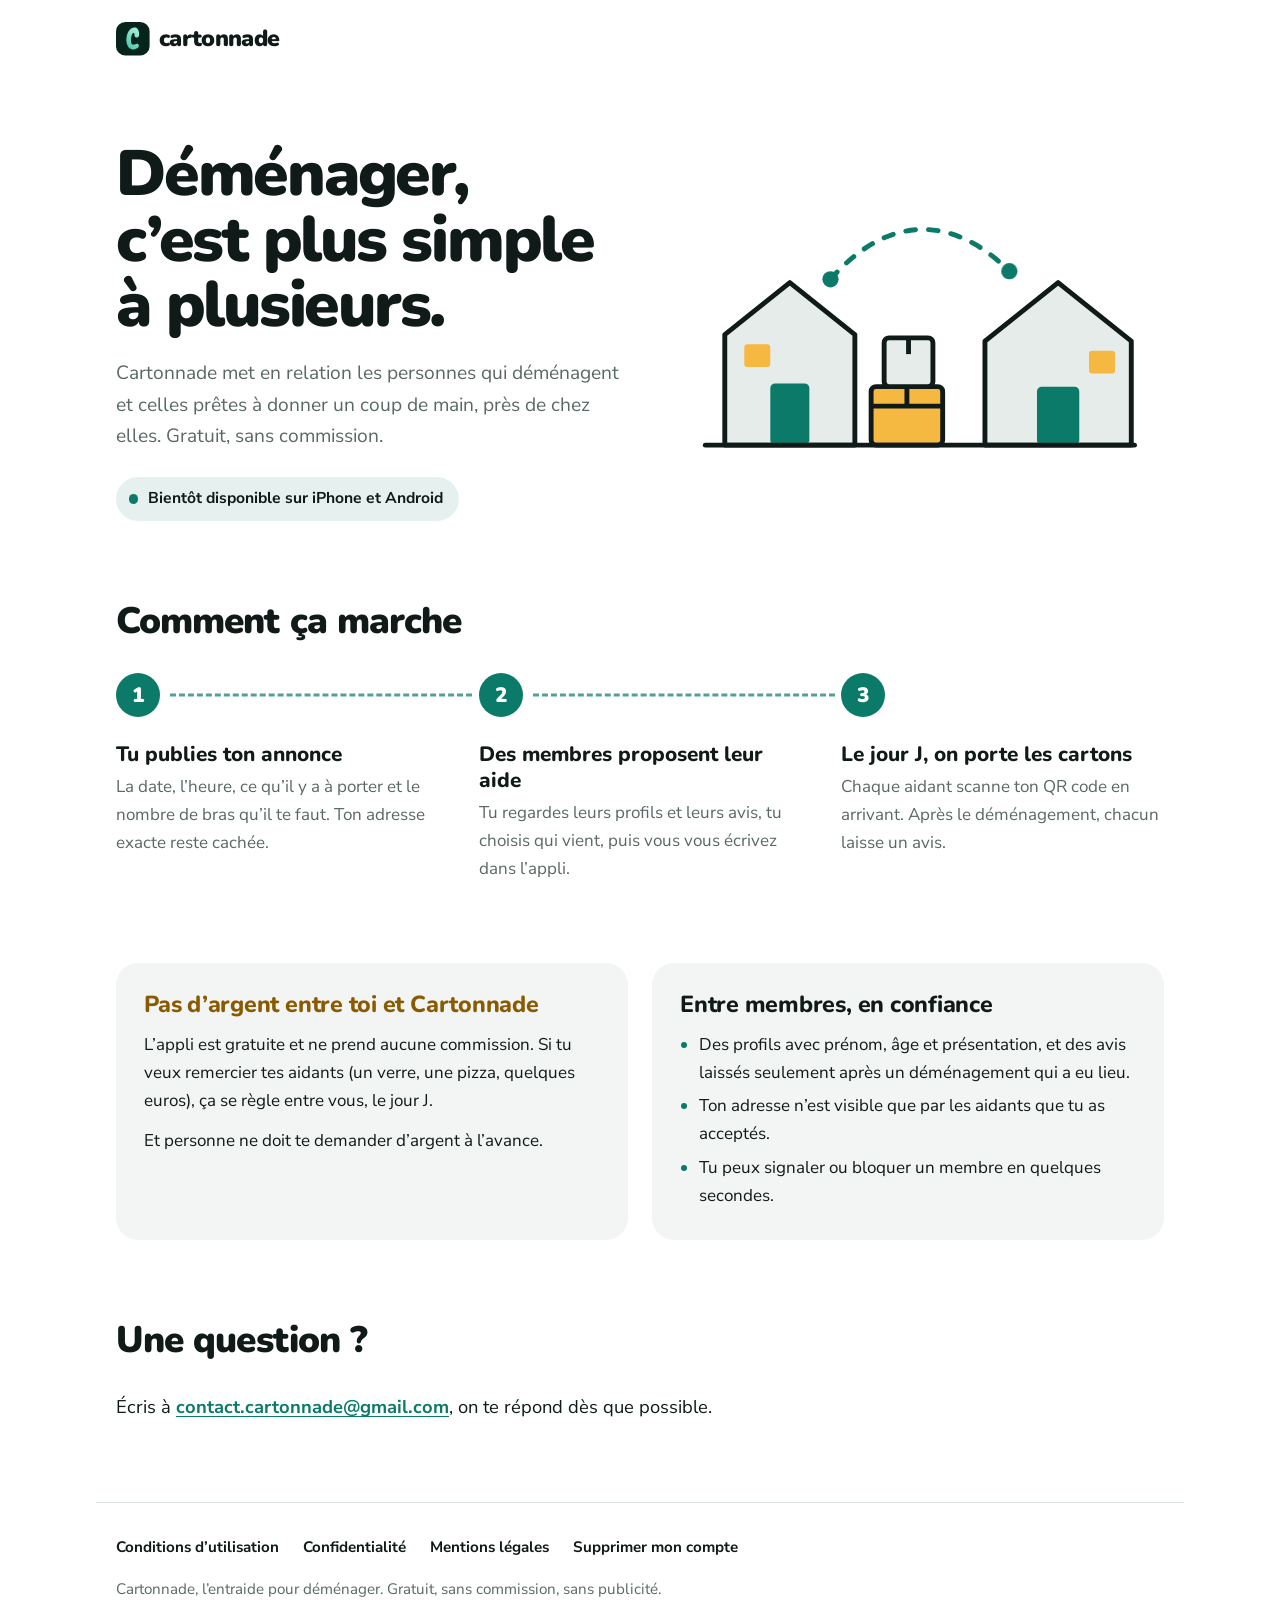
<file: index.html>
<!doctype html>
<html lang="fr">
<head>
<meta charset="utf-8">
<meta name="viewport" content="width=device-width, initial-scale=1">
<title>Cartonnade, l’entraide pour déménager</title>
<meta name="description" content="Cartonnade met en relation les personnes qui déménagent et celles prêtes à donner un coup de main, partout en France. Gratuit, sans commission.">
<meta name="theme-color" content="#121414" media="(prefers-color-scheme: dark)">
<meta name="theme-color" content="#ffffff" media="(prefers-color-scheme: light)">
<link rel="icon" href="/favicon.ico" sizes="16x16 32x32 48x48">
<link rel="icon" href="/statique/icone-onglet.svg" type="image/svg+xml">
<link rel="icon" href="/statique/icone-onglet-32.png" sizes="32x32" type="image/png">
<link rel="apple-touch-icon" href="/statique/icone-apple-180.png">
<link rel="preload" href="/statique/polices/nunito-900.woff2" as="font" type="font/woff2" crossorigin>
<link rel="preload" href="/statique/polices/nunito-sans-400.woff2" as="font" type="font/woff2" crossorigin>
<link rel="stylesheet" href="/statique/style.css">
<meta property="og:title" content="Cartonnade, l’entraide pour déménager">
<meta property="og:description" content="Cartonnade met en relation les personnes qui déménagent et celles prêtes à donner un coup de main, partout en France. Gratuit, sans commission.">
<meta property="og:image" content="https://cartonnade.fr/statique/icone-partage-512.png">
<meta property="og:locale" content="fr_FR">
</head>
<body>
<a class="passer" href="#contenu">Aller au contenu</a>
<header class="entete">
  <a class="logo" href="/" aria-label="Cartonnade, accueil"><svg viewBox="0 0 100 100" aria-hidden="true"><defs><linearGradient id="degrade-logo" gradientUnits="userSpaceOnUse" x1="30.95" y1="69.05" x2="71.9" y2="28.1"><stop offset="0" stop-color="#50C9AA"/><stop offset="1" stop-color="#A5F1DE"/></linearGradient></defs><rect width="100" height="100" rx="28" fill="#06231C"/><path d="M52.95 82.15C56.12 81.87 59.7 80.45 62.58 78.36C63.34 77.81 64.1 77.15 64.85 76.37C66.88 74.3 67.78 72.59 68 70.4C68.18 68.64 67.62 67.05 66.42 65.9C65.41 64.92 64.34 64.66 62.36 64.88C61.13 65.02 59.9 65.33 57.43 66.12C55.21 66.84 54.02 67.17 53.08 67.33C50.41 67.77 48.62 67.36 47.39 66.05C45.86 64.42 44.88 61.65 44.61 58.18C44.51 56.94 44.44 54.37 44.47 53.12C44.58 48.67 45.36 43.66 46.54 39.8C46.94 38.48 47.73 36.66 48.3 35.76C48.91 34.76 49.76 33.82 50.41 33.39C51.04 32.97 51.81 32.75 52.61 32.75C53.39 32.75 53.9 32.93 54.25 33.33C54.45 33.56 54.56 33.79 54.72 34.28C54.98 35.12 55.06 35.94 55.15 38.65C55.22 40.77 55.3 41.38 55.69 42.58C55.99 43.52 56.36 44.16 57 44.81C57.85 45.7 58.59 46.08 59.97 46.36C60.46 46.46 60.66 46.48 61.78 46.47C62.98 46.47 63.05 46.47 63.52 46.34C66.04 45.64 67.99 42.91 68.62 39.2C68.82 38.03 68.86 37.27 68.84 35.77C68.75 32.21 68.14 28.55 67.17 25.88C66.68 24.52 65.98 23.07 65.31 22.01C63.99 19.92 62.12 18.12 60.3 17.19C58.57 16.31 56.83 15.96 54.41 16.02C51.37 16.09 48.83 16.86 46.16 18.51C42.36 20.88 39.16 24.5 36.65 29.3C33.47 35.38 31.5 42.39 30.84 49.95C30.76 50.96 30.73 54.05 30.8 55.28C31 59.02 31.56 62.59 32.44 65.65C33.34 68.8 34.9 72.05 36.64 74.41C38.24 76.58 40.35 78.5 42.62 79.86C44.87 81.2 47.72 82 50.75 82.15C51.94 82.2 52.33 82.2 52.95 82.15Z" fill="url(#degrade-logo)"/></svg><span>cartonnade</span></a>
  
</header>
<main id="contenu">
<section class="une" aria-labelledby="titre">
  <div>
    <h1 id="titre">Déménager, c’est plus simple à plusieurs.</h1>
    <p class="chapo">Cartonnade met en relation les personnes qui déménagent et celles prêtes à donner un coup de main, près de chez elles. Gratuit, sans commission.</p>
    <p class="bientot">Bientôt disponible sur iPhone et Android</p>
  </div>
  <svg class="illustration" viewBox="0 0 300 180" fill="none" role="img" aria-label="Deux maisons reliées par un trajet en pointillés, avec des cartons posés entre les deux.">
    <defs>
      <mask id="masque-trajet" maskUnits="userSpaceOnUse" x="0" y="0" width="300" height="180">
        <path class="revele" d="M95 58C130 18 170 18 205 53" stroke="#fff" stroke-width="10" stroke-linecap="round" fill="none"/>
      </mask>
    </defs>
    <path class="trajet" d="M95 58C130 18 170 18 205 53" stroke-width="3" stroke-dasharray="6 8" stroke-linecap="round" mask="url(#masque-trajet)"/>
    <circle class="vert" cx="95" cy="58" r="5"/>
    <circle class="vert arrivee" cx="205" cy="53" r="5"/>
    <path class="maison" d="M30 160V92l40-32 40 32v68z" stroke-width="3" stroke-linejoin="round"/>
    <rect class="vert" x="58" y="122" width="24" height="38" rx="3"/>
    <rect class="ambre" x="42" y="98" width="16" height="14" rx="2"/>
    <path class="maison" d="M190 160V96l45-36 45 36v64z" stroke-width="3" stroke-linejoin="round"/>
    <rect class="vert" x="222" y="124" width="26" height="36" rx="3"/>
    <rect class="ambre" x="254" y="102" width="16" height="14" rx="2"/>
    <rect class="ambre trait" x="120" y="124" width="44" height="36" rx="3" stroke-width="3"/>
    <path class="trait" d="M120 136h44M142 124v12" stroke-width="3"/>
    <rect class="maison" x="128" y="94" width="30" height="30" rx="3" stroke-width="3"/>
    <path class="trait" d="M143 94v10" stroke-width="3"/>
    <path class="trait" d="M18 160h264" stroke-width="3" stroke-linecap="round"/>
  </svg>
</section>

<section class="bloc" aria-labelledby="etapes">
  <h2 id="etapes">Comment ça marche</h2>
  <ol class="etapes">
    <li>
      <h3>Tu publies ton annonce</h3>
      <p>La date, l’heure, ce qu’il y a à porter et le nombre de bras qu’il te faut. Ton adresse exacte reste cachée.</p>
    </li>
    <li>
      <h3>Des membres proposent leur aide</h3>
      <p>Tu regardes leurs profils et leurs avis, tu choisis qui vient, puis vous vous écrivez dans l’appli.</p>
    </li>
    <li>
      <h3>Le jour J, on porte les cartons</h3>
      <p>Chaque aidant scanne ton QR code en arrivant. Après le déménagement, chacun laisse un avis.</p>
    </li>
  </ol>
</section>

<div class="bloc duo">
  <section class="argent" aria-labelledby="argent">
    <h2 id="argent">Pas d’argent entre toi et Cartonnade</h2>
    <p>L’appli est gratuite et ne prend aucune commission. Si tu veux remercier tes aidants (un verre, une pizza, quelques euros), ça se règle entre vous, le jour J.</p>
    <p>Et personne ne doit te demander d’argent à l’avance.</p>
  </section>
  <section aria-labelledby="confiance">
    <h2 id="confiance">Entre membres, en confiance</h2>
    <ul>
      <li>Des profils avec prénom, âge et présentation, et des avis laissés seulement après un déménagement qui a eu lieu.</li>
      <li>Ton adresse n’est visible que par les aidants que tu as acceptés.</li>
      <li>Tu peux signaler ou bloquer un membre en quelques secondes.</li>
    </ul>
  </section>
</div>

<section class="bloc contact" aria-labelledby="question">
  <h2 id="question" class="bloc-titre">Une question ?</h2>
  <p>Écris à <a href="mailto:contact.cartonnade@gmail.com">contact.cartonnade@gmail.com</a>, on te répond dès que possible.</p>
</section>

</main>
<footer class="pied">
  <ul><li><a href="/conditions/">Conditions d’utilisation</a></li><li><a href="/confidentialite/">Confidentialité</a></li><li><a href="/mentions-legales/">Mentions légales</a></li><li><a href="/supprimer-mon-compte/">Supprimer mon compte</a></li></ul>
  <p>Cartonnade, l’entraide pour déménager. Gratuit, sans commission, sans publicité.</p>
</footer>
</body>
</html>
</file>
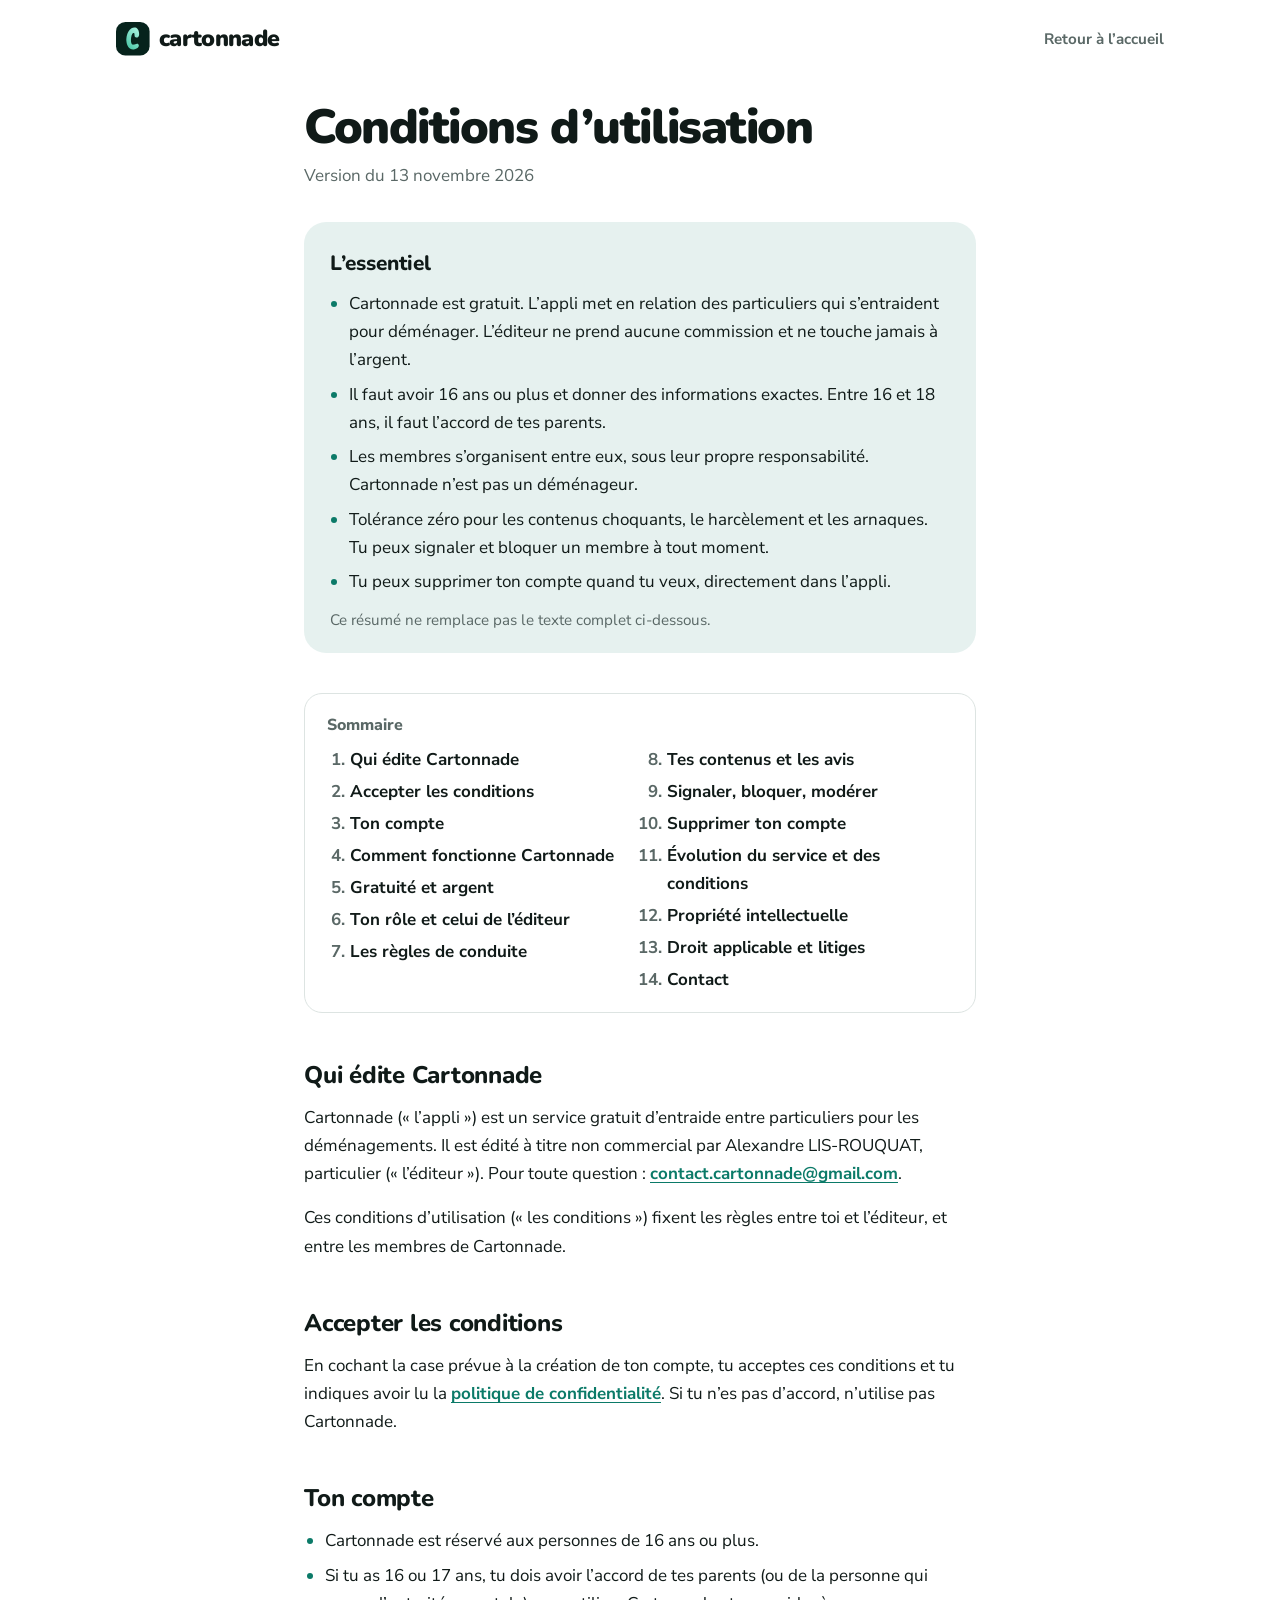
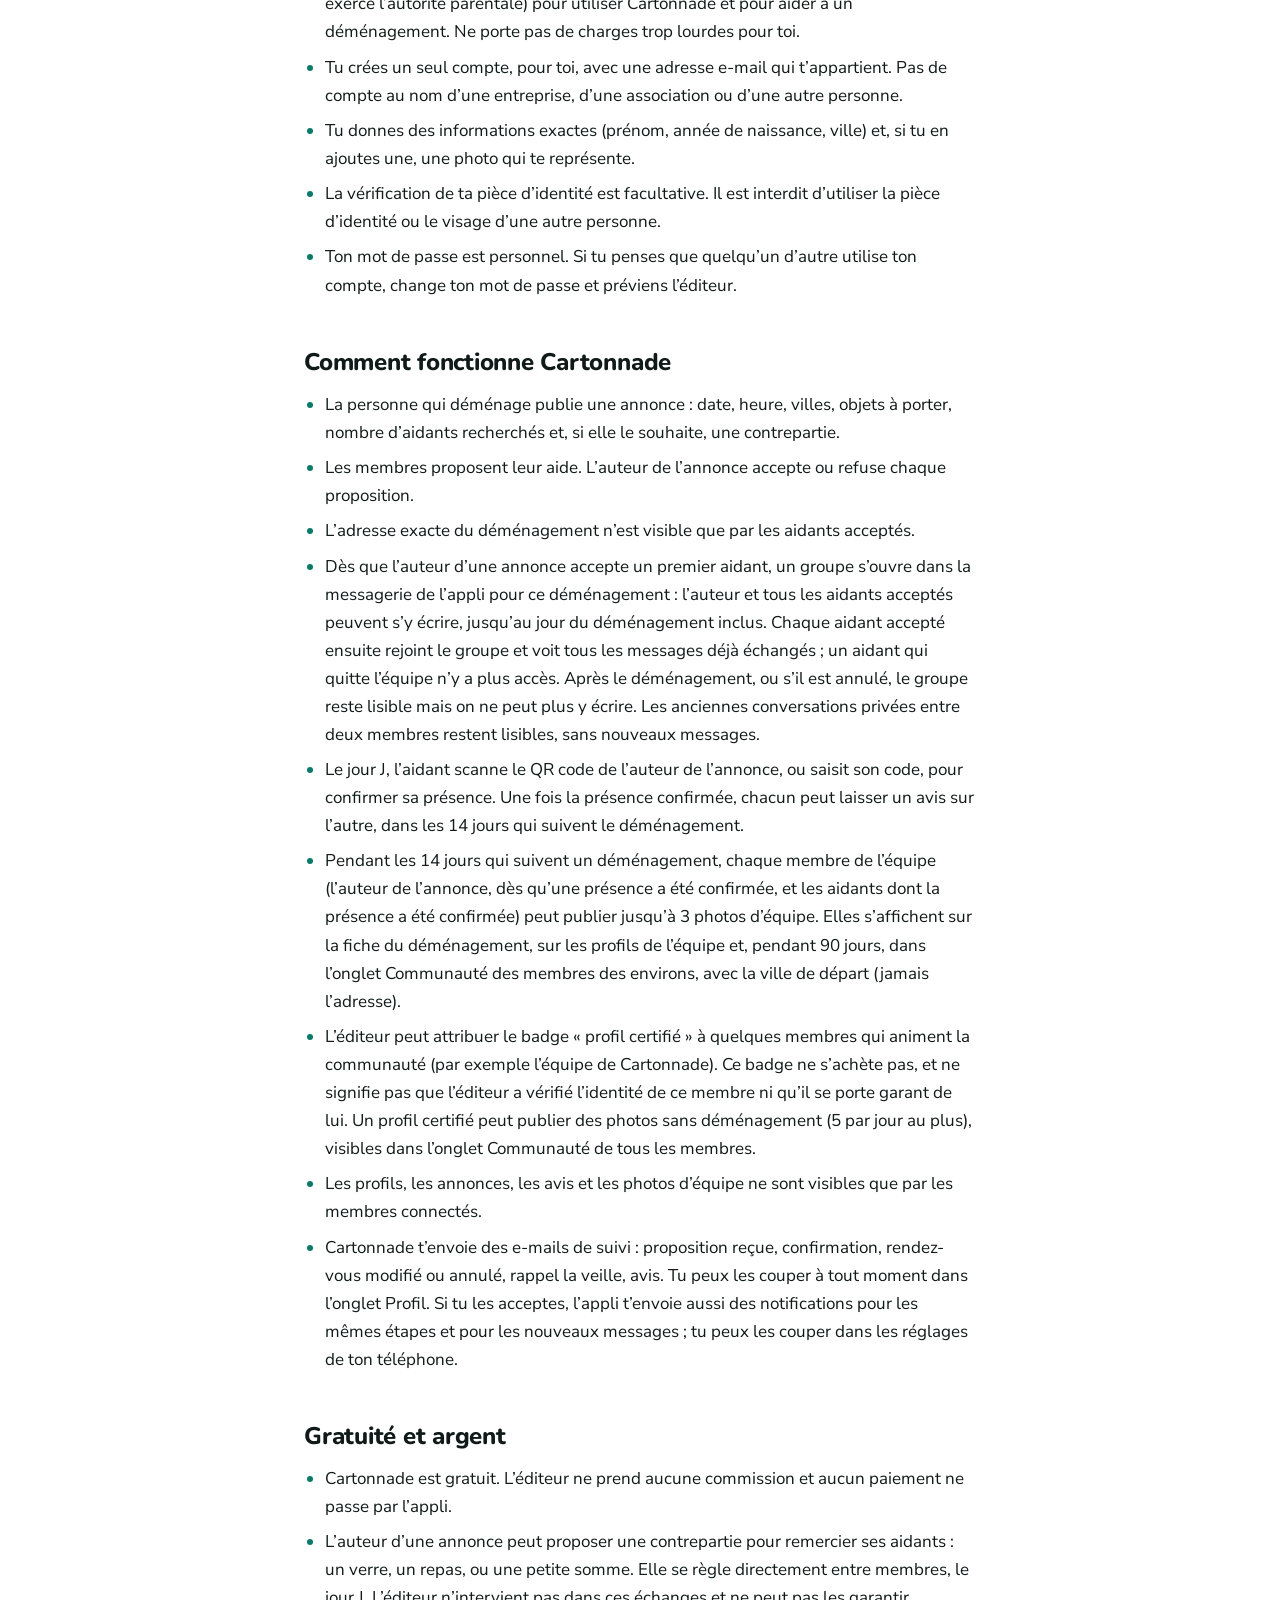
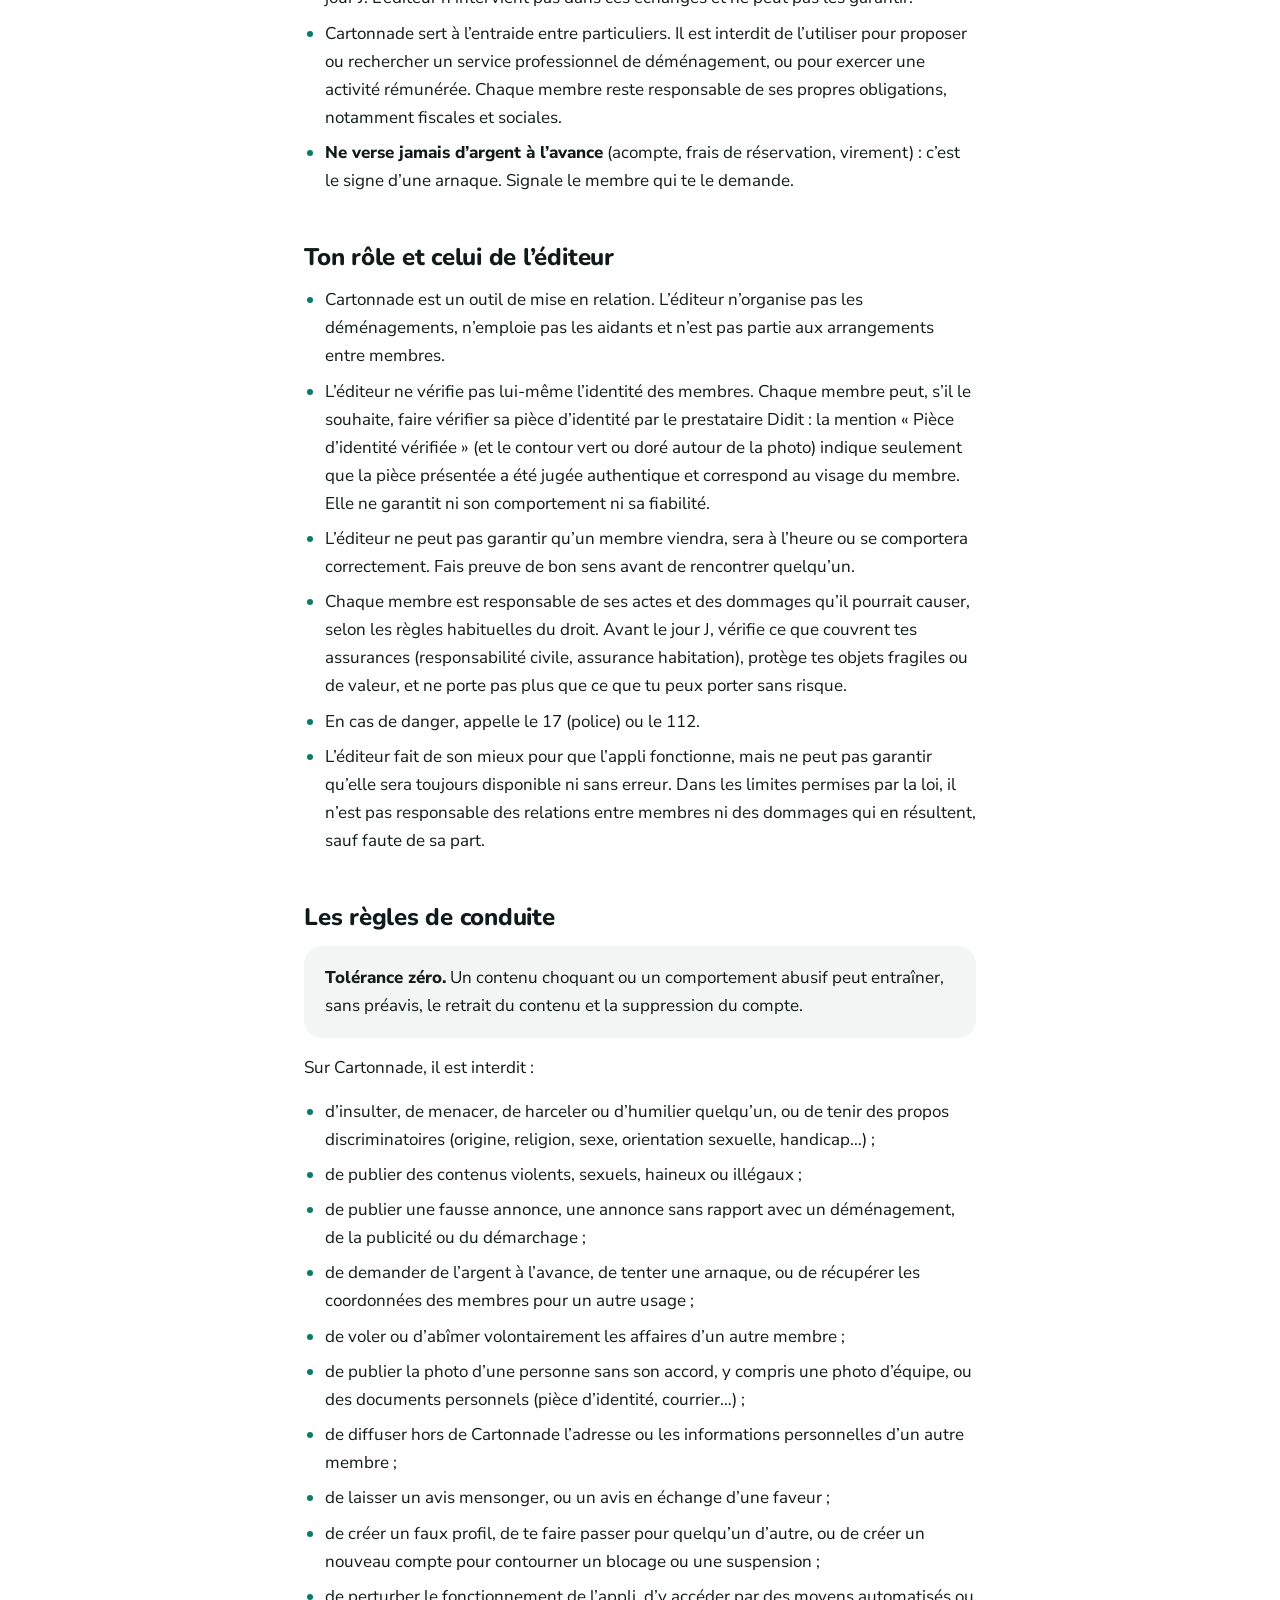
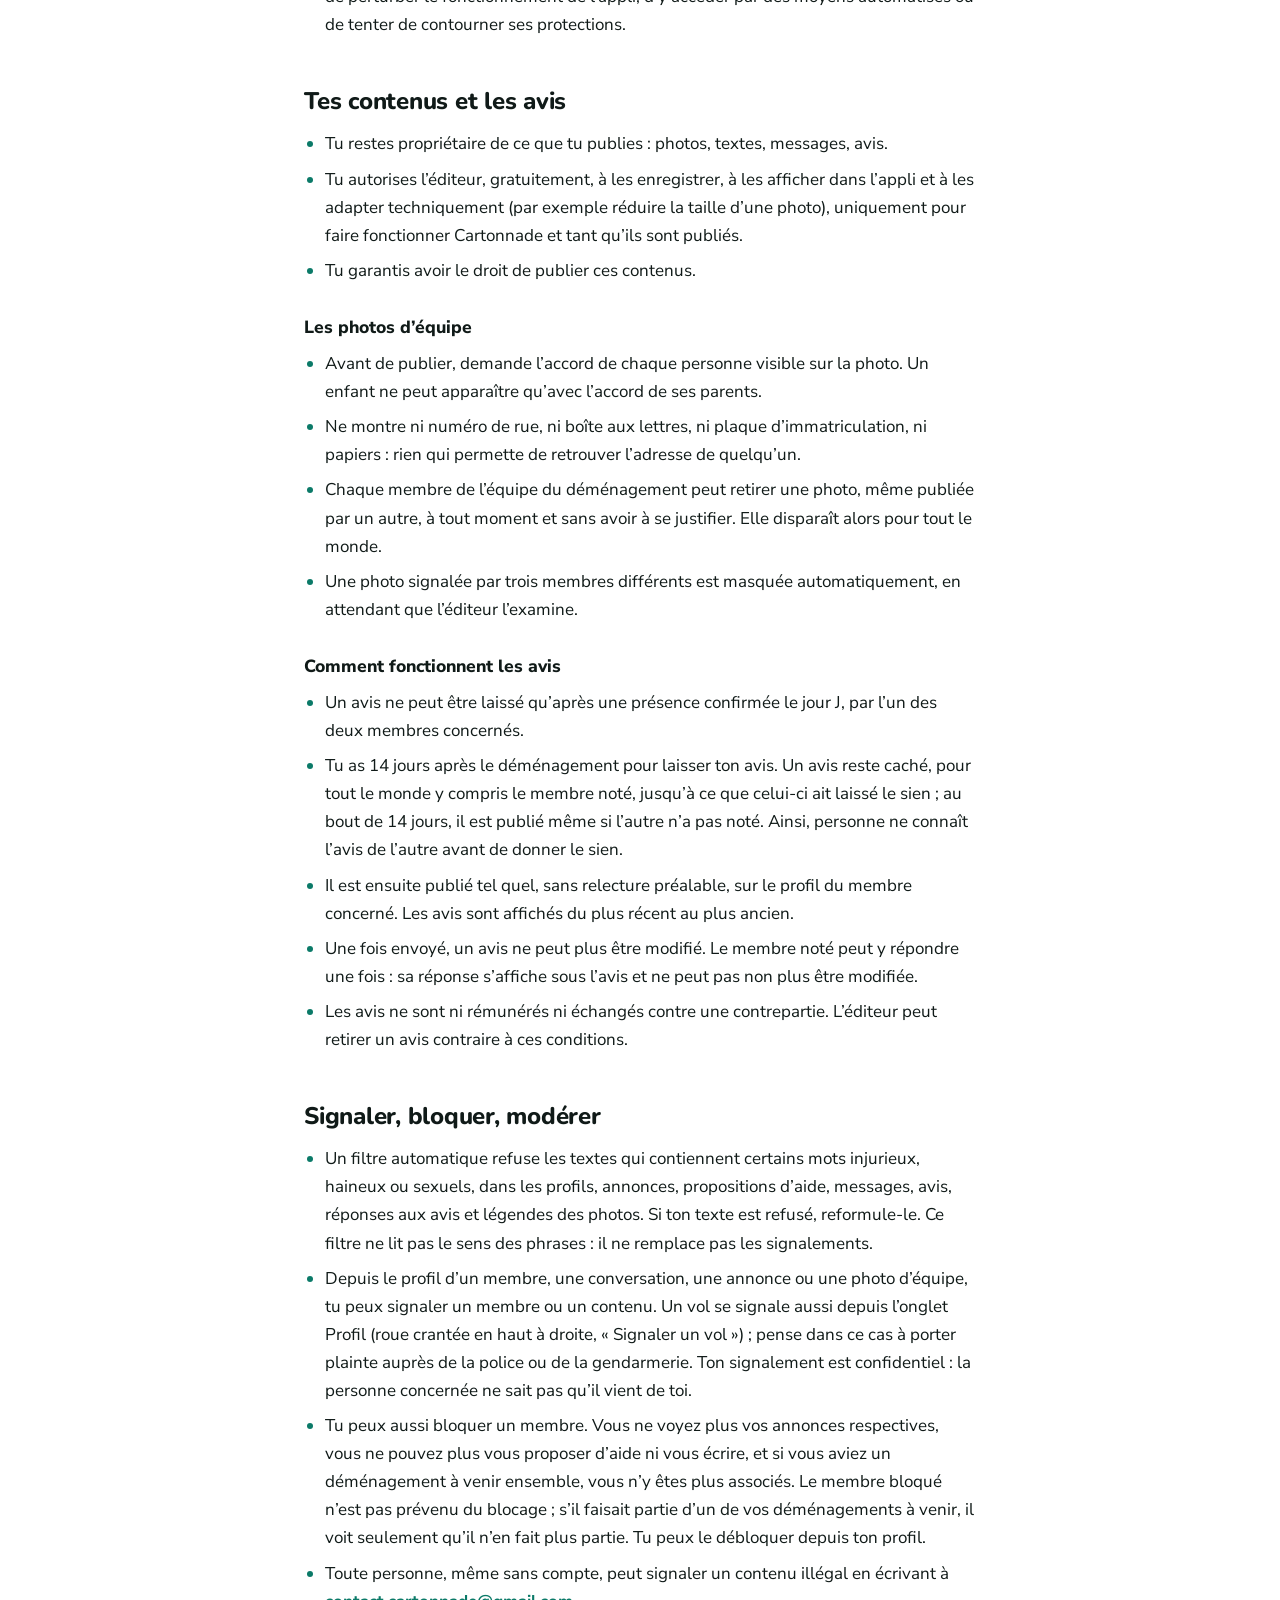
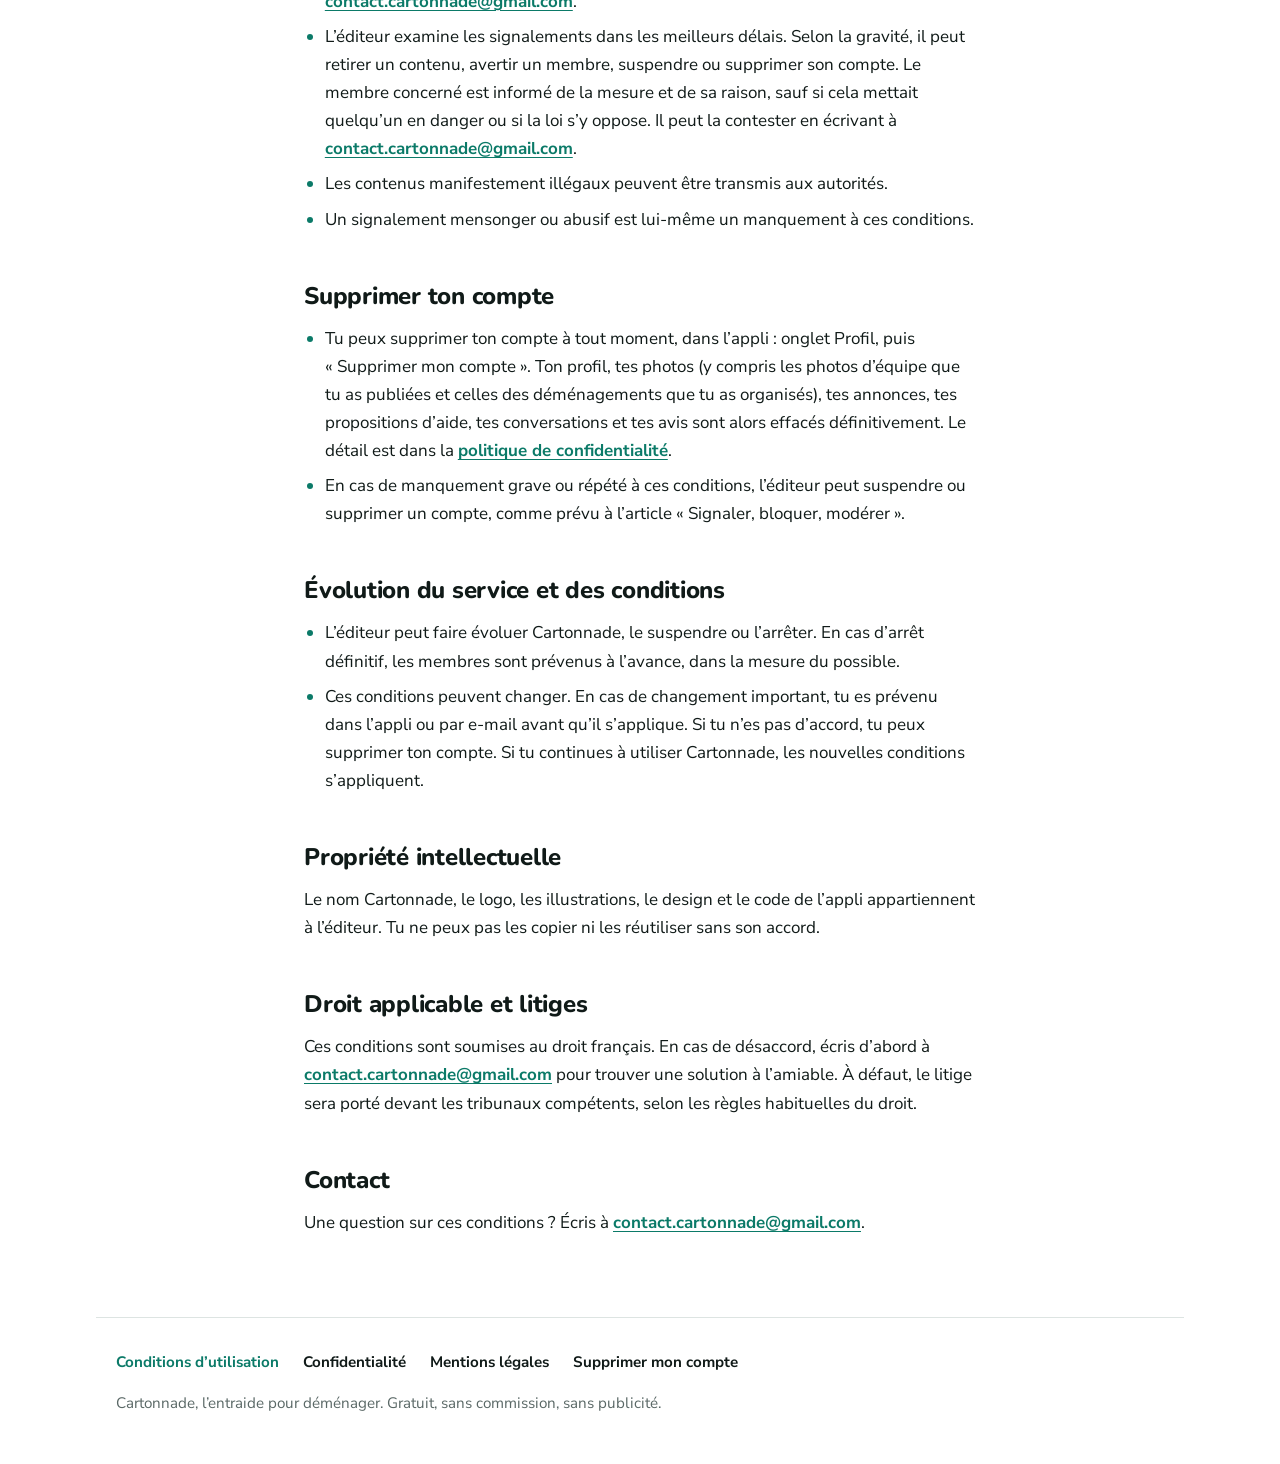
<file: conditions/index.html>
<!doctype html>
<html lang="fr">
<head>
<meta charset="utf-8">
<meta name="viewport" content="width=device-width, initial-scale=1">
<title>Conditions d’utilisation – Cartonnade</title>
<meta name="description" content="Les règles d’utilisation de Cartonnade, l’appli gratuite d’entraide entre particuliers pour déménager.">
<meta name="theme-color" content="#121414" media="(prefers-color-scheme: dark)">
<meta name="theme-color" content="#ffffff" media="(prefers-color-scheme: light)">
<link rel="icon" href="/favicon.ico" sizes="16x16 32x32 48x48">
<link rel="icon" href="/statique/icone-onglet.svg" type="image/svg+xml">
<link rel="icon" href="/statique/icone-onglet-32.png" sizes="32x32" type="image/png">
<link rel="apple-touch-icon" href="/statique/icone-apple-180.png">
<link rel="preload" href="/statique/polices/nunito-900.woff2" as="font" type="font/woff2" crossorigin>
<link rel="preload" href="/statique/polices/nunito-sans-400.woff2" as="font" type="font/woff2" crossorigin>
<link rel="stylesheet" href="/statique/style.css">
<meta property="og:title" content="Conditions d’utilisation">
<meta property="og:description" content="Les règles d’utilisation de Cartonnade, l’appli gratuite d’entraide entre particuliers pour déménager.">
<meta property="og:image" content="https://cartonnade.fr/statique/icone-partage-512.png">
<meta property="og:locale" content="fr_FR">
</head>
<body>
<a class="passer" href="#contenu">Aller au contenu</a>
<header class="entete">
  <a class="logo" href="/" aria-label="Cartonnade, accueil"><svg viewBox="0 0 100 100" aria-hidden="true"><defs><linearGradient id="degrade-logo" gradientUnits="userSpaceOnUse" x1="30.95" y1="69.05" x2="71.9" y2="28.1"><stop offset="0" stop-color="#50C9AA"/><stop offset="1" stop-color="#A5F1DE"/></linearGradient></defs><rect width="100" height="100" rx="28" fill="#06231C"/><path d="M52.95 82.15C56.12 81.87 59.7 80.45 62.58 78.36C63.34 77.81 64.1 77.15 64.85 76.37C66.88 74.3 67.78 72.59 68 70.4C68.18 68.64 67.62 67.05 66.42 65.9C65.41 64.92 64.34 64.66 62.36 64.88C61.13 65.02 59.9 65.33 57.43 66.12C55.21 66.84 54.02 67.17 53.08 67.33C50.41 67.77 48.62 67.36 47.39 66.05C45.86 64.42 44.88 61.65 44.61 58.18C44.51 56.94 44.44 54.37 44.47 53.12C44.58 48.67 45.36 43.66 46.54 39.8C46.94 38.48 47.73 36.66 48.3 35.76C48.91 34.76 49.76 33.82 50.41 33.39C51.04 32.97 51.81 32.75 52.61 32.75C53.39 32.75 53.9 32.93 54.25 33.33C54.45 33.56 54.56 33.79 54.72 34.28C54.98 35.12 55.06 35.94 55.15 38.65C55.22 40.77 55.3 41.38 55.69 42.58C55.99 43.52 56.36 44.16 57 44.81C57.85 45.7 58.59 46.08 59.97 46.36C60.46 46.46 60.66 46.48 61.78 46.47C62.98 46.47 63.05 46.47 63.52 46.34C66.04 45.64 67.99 42.91 68.62 39.2C68.82 38.03 68.86 37.27 68.84 35.77C68.75 32.21 68.14 28.55 67.17 25.88C66.68 24.52 65.98 23.07 65.31 22.01C63.99 19.92 62.12 18.12 60.3 17.19C58.57 16.31 56.83 15.96 54.41 16.02C51.37 16.09 48.83 16.86 46.16 18.51C42.36 20.88 39.16 24.5 36.65 29.3C33.47 35.38 31.5 42.39 30.84 49.95C30.76 50.96 30.73 54.05 30.8 55.28C31 59.02 31.56 62.59 32.44 65.65C33.34 68.8 34.9 72.05 36.64 74.41C38.24 76.58 40.35 78.5 42.62 79.86C44.87 81.2 47.72 82 50.75 82.15C51.94 82.2 52.33 82.2 52.95 82.15Z" fill="url(#degrade-logo)"/></svg><span>cartonnade</span></a>
  <a class="entete-lien" href="/">Retour à l’accueil</a>
</header>
<main id="contenu">
<div class="document">
<h1>Conditions d’utilisation</h1>
<p class="version">Version du 13 novembre 2026</p>

<section class="essentiel" aria-labelledby="essentiel">
  <h2 id="essentiel">L’essentiel</h2>
  <ul>
    <li>Cartonnade est gratuit. L’appli met en relation des particuliers qui s’entraident pour déménager. L’éditeur ne prend aucune commission et ne touche jamais à l’argent.</li>
    <li>Il faut avoir 16 ans ou plus et donner des informations exactes. Entre 16 et 18 ans, il faut l’accord de tes parents.</li>
    <li>Les membres s’organisent entre eux, sous leur propre responsabilité. Cartonnade n’est pas un déménageur.</li>
    <li>Tolérance zéro pour les contenus choquants, le harcèlement et les arnaques. Tu peux signaler et bloquer un membre à tout moment.</li>
    <li>Tu peux supprimer ton compte quand tu veux, directement dans l’appli.</li>
  </ul>
  <p class="nb">Ce résumé ne remplace pas le texte complet ci-dessous.</p>
</section>

<nav class="sommaire" aria-labelledby="sommaire-titre">
    <h2 id="sommaire-titre">Sommaire</h2>
    <ol>
      <li><a href="#editeur">Qui édite Cartonnade</a></li>
      <li><a href="#acceptation">Accepter les conditions</a></li>
      <li><a href="#compte">Ton compte</a></li>
      <li><a href="#fonctionnement">Comment fonctionne Cartonnade</a></li>
      <li><a href="#argent">Gratuité et argent</a></li>
      <li><a href="#responsabilites">Ton rôle et celui de l’éditeur</a></li>
      <li><a href="#conduite">Les règles de conduite</a></li>
      <li><a href="#contenus">Tes contenus et les avis</a></li>
      <li><a href="#moderation">Signaler, bloquer, modérer</a></li>
      <li><a href="#suppression">Supprimer ton compte</a></li>
      <li><a href="#evolution">Évolution du service et des conditions</a></li>
      <li><a href="#propriete">Propriété intellectuelle</a></li>
      <li><a href="#droit">Droit applicable et litiges</a></li>
      <li><a href="#contact">Contact</a></li>
    </ol>
  </nav>

<article>
<h2 id="editeur">Qui édite Cartonnade</h2>
<p>Cartonnade (« l’appli ») est un service gratuit d’entraide entre particuliers pour les déménagements. Il est édité à titre non commercial par Alexandre LIS‑ROUQUAT, particulier (« l’éditeur »). Pour toute question : <a href="mailto:contact.cartonnade@gmail.com">contact.cartonnade@gmail.com</a>.</p>
<p>Ces conditions d’utilisation (« les conditions ») fixent les règles entre toi et l’éditeur, et entre les membres de Cartonnade.</p>

<h2 id="acceptation">Accepter les conditions</h2>
<p>En cochant la case prévue à la création de ton compte, tu acceptes ces conditions et tu indiques avoir lu la <a href="/confidentialite/">politique de confidentialité</a>. Si tu n’es pas d’accord, n’utilise pas Cartonnade.</p>

<h2 id="compte">Ton compte</h2>
<ul>
  <li>Cartonnade est réservé aux personnes de 16 ans ou plus.</li>
  <li>Si tu as 16 ou 17 ans, tu dois avoir l’accord de tes parents (ou de la personne qui exerce l’autorité parentale) pour utiliser Cartonnade et pour aider à un déménagement. Ne porte pas de charges trop lourdes pour toi.</li>
  <li>Tu crées un seul compte, pour toi, avec une adresse e-mail qui t’appartient. Pas de compte au nom d’une entreprise, d’une association ou d’une autre personne.</li>
  <li>Tu donnes des informations exactes (prénom, année de naissance, ville) et, si tu en ajoutes une, une photo qui te représente.</li>
  <li>La vérification de ta pièce d’identité est facultative. Il est interdit d’utiliser la pièce d’identité ou le visage d’une autre personne.</li>
  <li>Ton mot de passe est personnel. Si tu penses que quelqu’un d’autre utilise ton compte, change ton mot de passe et préviens l’éditeur.</li>
</ul>

<h2 id="fonctionnement">Comment fonctionne Cartonnade</h2>
<ul>
  <li>La personne qui déménage publie une annonce : date, heure, villes, objets à porter, nombre d’aidants recherchés et, si elle le souhaite, une contrepartie.</li>
  <li>Les membres proposent leur aide. L’auteur de l’annonce accepte ou refuse chaque proposition.</li>
  <li>L’adresse exacte du déménagement n’est visible que par les aidants acceptés.</li>
  <li>Dès que l’auteur d’une annonce accepte un premier aidant, un groupe s’ouvre dans la messagerie de l’appli pour ce déménagement : l’auteur et tous les aidants acceptés peuvent s’y écrire, jusqu’au jour du déménagement inclus. Chaque aidant accepté ensuite rejoint le groupe et voit tous les messages déjà échangés ; un aidant qui quitte l’équipe n’y a plus accès. Après le déménagement, ou s’il est annulé, le groupe reste lisible mais on ne peut plus y écrire. Les anciennes conversations privées entre deux membres restent lisibles, sans nouveaux messages.</li>
  <li>Le jour J, l’aidant scanne le QR code de l’auteur de l’annonce, ou saisit son code, pour confirmer sa présence. Une fois la présence confirmée, chacun peut laisser un avis sur l’autre, dans les 14 jours qui suivent le déménagement.</li>
  <li>Pendant les 14 jours qui suivent un déménagement, chaque membre de l’équipe (l’auteur de l’annonce, dès qu’une présence a été confirmée, et les aidants dont la présence a été confirmée) peut publier jusqu’à 3 photos d’équipe. Elles s’affichent sur la fiche du déménagement, sur les profils de l’équipe et, pendant 90 jours, dans l’onglet Communauté des membres des environs, avec la ville de départ (jamais l’adresse).</li>
  <li>L’éditeur peut attribuer le badge « profil certifié » à quelques membres qui animent la communauté (par exemple l’équipe de Cartonnade). Ce badge ne s’achète pas, et ne signifie pas que l’éditeur a vérifié l’identité de ce membre ni qu’il se porte garant de lui. Un profil certifié peut publier des photos sans déménagement (5 par jour au plus), visibles dans l’onglet Communauté de tous les membres.</li>
  <li>Les profils, les annonces, les avis et les photos d’équipe ne sont visibles que par les membres connectés.</li>
  <li>Cartonnade t’envoie des e-mails de suivi : proposition reçue, confirmation, rendez-vous modifié ou annulé, rappel la veille, avis. Tu peux les couper à tout moment dans l’onglet Profil. Si tu les acceptes, l’appli t’envoie aussi des notifications pour les mêmes étapes et pour les nouveaux messages ; tu peux les couper dans les réglages de ton téléphone.</li>
</ul>

<h2 id="argent">Gratuité et argent</h2>
<ul>
  <li>Cartonnade est gratuit. L’éditeur ne prend aucune commission et aucun paiement ne passe par l’appli.</li>
  <li>L’auteur d’une annonce peut proposer une contrepartie pour remercier ses aidants : un verre, un repas, ou une petite somme. Elle se règle directement entre membres, le jour J. L’éditeur n’intervient pas dans ces échanges et ne peut pas les garantir.</li>
  <li>Cartonnade sert à l’entraide entre particuliers. Il est interdit de l’utiliser pour proposer ou rechercher un service professionnel de déménagement, ou pour exercer une activité rémunérée. Chaque membre reste responsable de ses propres obligations, notamment fiscales et sociales.</li>
  <li><strong>Ne verse jamais d’argent à l’avance</strong> (acompte, frais de réservation, virement) : c’est le signe d’une arnaque. Signale le membre qui te le demande.</li>
</ul>

<h2 id="responsabilites">Ton rôle et celui de l’éditeur</h2>
<ul>
  <li>Cartonnade est un outil de mise en relation. L’éditeur n’organise pas les déménagements, n’emploie pas les aidants et n’est pas partie aux arrangements entre membres.</li>
  <li>L’éditeur ne vérifie pas lui-même l’identité des membres. Chaque membre peut, s’il le souhaite, faire vérifier sa pièce d’identité par le prestataire Didit : la mention « Pièce d’identité vérifiée » (et le contour vert ou doré autour de la photo) indique seulement que la pièce présentée a été jugée authentique et correspond au visage du membre. Elle ne garantit ni son comportement ni sa fiabilité.</li>
  <li>L’éditeur ne peut pas garantir qu’un membre viendra, sera à l’heure ou se comportera correctement. Fais preuve de bon sens avant de rencontrer quelqu’un.</li>
  <li>Chaque membre est responsable de ses actes et des dommages qu’il pourrait causer, selon les règles habituelles du droit. Avant le jour J, vérifie ce que couvrent tes assurances (responsabilité civile, assurance habitation), protège tes objets fragiles ou de valeur, et ne porte pas plus que ce que tu peux porter sans risque.</li>
  <li>En cas de danger, appelle le 17 (police) ou le 112.</li>
  <li>L’éditeur fait de son mieux pour que l’appli fonctionne, mais ne peut pas garantir qu’elle sera toujours disponible ni sans erreur. Dans les limites permises par la loi, il n’est pas responsable des relations entre membres ni des dommages qui en résultent, sauf faute de sa part.</li>
</ul>

<h2 id="conduite">Les règles de conduite</h2>
<p class="encadre"><strong>Tolérance zéro.</strong> Un contenu choquant ou un comportement abusif peut entraîner, sans préavis, le retrait du contenu et la suppression du compte.</p>
<p>Sur Cartonnade, il est interdit :</p>
<ul>
  <li>d’insulter, de menacer, de harceler ou d’humilier quelqu’un, ou de tenir des propos discriminatoires (origine, religion, sexe, orientation sexuelle, handicap…) ;</li>
  <li>de publier des contenus violents, sexuels, haineux ou illégaux ;</li>
  <li>de publier une fausse annonce, une annonce sans rapport avec un déménagement, de la publicité ou du démarchage ;</li>
  <li>de demander de l’argent à l’avance, de tenter une arnaque, ou de récupérer les coordonnées des membres pour un autre usage ;</li>
  <li>de voler ou d’abîmer volontairement les affaires d’un autre membre ;</li>
  <li>de publier la photo d’une personne sans son accord, y compris une photo d’équipe, ou des documents personnels (pièce d’identité, courrier…) ;</li>
  <li>de diffuser hors de Cartonnade l’adresse ou les informations personnelles d’un autre membre ;</li>
  <li>de laisser un avis mensonger, ou un avis en échange d’une faveur ;</li>
  <li>de créer un faux profil, de te faire passer pour quelqu’un d’autre, ou de créer un nouveau compte pour contourner un blocage ou une suspension ;</li>
  <li>de perturber le fonctionnement de l’appli, d’y accéder par des moyens automatisés ou de tenter de contourner ses protections.</li>
</ul>

<h2 id="contenus">Tes contenus et les avis</h2>
<ul>
  <li>Tu restes propriétaire de ce que tu publies : photos, textes, messages, avis.</li>
  <li>Tu autorises l’éditeur, gratuitement, à les enregistrer, à les afficher dans l’appli et à les adapter techniquement (par exemple réduire la taille d’une photo), uniquement pour faire fonctionner Cartonnade et tant qu’ils sont publiés.</li>
  <li>Tu garantis avoir le droit de publier ces contenus.</li>
</ul>
<h3>Les photos d’équipe</h3>
<ul>
  <li>Avant de publier, demande l’accord de chaque personne visible sur la photo. Un enfant ne peut apparaître qu’avec l’accord de ses parents.</li>
  <li>Ne montre ni numéro de rue, ni boîte aux lettres, ni plaque d’immatriculation, ni papiers : rien qui permette de retrouver l’adresse de quelqu’un.</li>
  <li>Chaque membre de l’équipe du déménagement peut retirer une photo, même publiée par un autre, à tout moment et sans avoir à se justifier. Elle disparaît alors pour tout le monde.</li>
  <li>Une photo signalée par trois membres différents est masquée automatiquement, en attendant que l’éditeur l’examine.</li>
</ul>
<h3>Comment fonctionnent les avis</h3>
<ul>
  <li>Un avis ne peut être laissé qu’après une présence confirmée le jour J, par l’un des deux membres concernés.</li>
  <li>Tu as 14 jours après le déménagement pour laisser ton avis. Un avis reste caché, pour tout le monde y compris le membre noté, jusqu’à ce que celui-ci ait laissé le sien ; au bout de 14 jours, il est publié même si l’autre n’a pas noté. Ainsi, personne ne connaît l’avis de l’autre avant de donner le sien.</li>
  <li>Il est ensuite publié tel quel, sans relecture préalable, sur le profil du membre concerné. Les avis sont affichés du plus récent au plus ancien.</li>
  <li>Une fois envoyé, un avis ne peut plus être modifié. Le membre noté peut y répondre une fois : sa réponse s’affiche sous l’avis et ne peut pas non plus être modifiée.</li>
  <li>Les avis ne sont ni rémunérés ni échangés contre une contrepartie. L’éditeur peut retirer un avis contraire à ces conditions.</li>
</ul>

<h2 id="moderation">Signaler, bloquer, modérer</h2>
<ul>
  <li>Un filtre automatique refuse les textes qui contiennent certains mots injurieux, haineux ou sexuels, dans les profils, annonces, propositions d’aide, messages, avis, réponses aux avis et légendes des photos. Si ton texte est refusé, reformule-le. Ce filtre ne lit pas le sens des phrases : il ne remplace pas les signalements.</li>
  <li>Depuis le profil d’un membre, une conversation, une annonce ou une photo d’équipe, tu peux signaler un membre ou un contenu. Un vol se signale aussi depuis l’onglet Profil (roue crantée en haut à droite, « Signaler un vol ») ; pense dans ce cas à porter plainte auprès de la police ou de la gendarmerie. Ton signalement est confidentiel : la personne concernée ne sait pas qu’il vient de toi.</li>
  <li>Tu peux aussi bloquer un membre. Vous ne voyez plus vos annonces respectives, vous ne pouvez plus vous proposer d’aide ni vous écrire, et si vous aviez un déménagement à venir ensemble, vous n’y êtes plus associés. Le membre bloqué n’est pas prévenu du blocage ; s’il faisait partie d’un de vos déménagements à venir, il voit seulement qu’il n’en fait plus partie. Tu peux le débloquer depuis ton profil.</li>
  <li>Toute personne, même sans compte, peut signaler un contenu illégal en écrivant à <a href="mailto:contact.cartonnade@gmail.com">contact.cartonnade@gmail.com</a>.</li>
  <li>L’éditeur examine les signalements dans les meilleurs délais. Selon la gravité, il peut retirer un contenu, avertir un membre, suspendre ou supprimer son compte. Le membre concerné est informé de la mesure et de sa raison, sauf si cela mettait quelqu’un en danger ou si la loi s’y oppose. Il peut la contester en écrivant à <a href="mailto:contact.cartonnade@gmail.com">contact.cartonnade@gmail.com</a>.</li>
  <li>Les contenus manifestement illégaux peuvent être transmis aux autorités.</li>
  <li>Un signalement mensonger ou abusif est lui-même un manquement à ces conditions.</li>
</ul>

<h2 id="suppression">Supprimer ton compte</h2>
<ul>
  <li>Tu peux supprimer ton compte à tout moment, dans l’appli : onglet Profil, puis « Supprimer mon compte ». Ton profil, tes photos (y compris les photos d’équipe que tu as publiées et celles des déménagements que tu as organisés), tes annonces, tes propositions d’aide, tes conversations et tes avis sont alors effacés définitivement. Le détail est dans la <a href="/confidentialite/#conservation">politique de confidentialité</a>.</li>
  <li>En cas de manquement grave ou répété à ces conditions, l’éditeur peut suspendre ou supprimer un compte, comme prévu à l’article « Signaler, bloquer, modérer ».</li>
</ul>

<h2 id="evolution">Évolution du service et des conditions</h2>
<ul>
  <li>L’éditeur peut faire évoluer Cartonnade, le suspendre ou l’arrêter. En cas d’arrêt définitif, les membres sont prévenus à l’avance, dans la mesure du possible.</li>
  <li>Ces conditions peuvent changer. En cas de changement important, tu es prévenu dans l’appli ou par e-mail avant qu’il s’applique. Si tu n’es pas d’accord, tu peux supprimer ton compte. Si tu continues à utiliser Cartonnade, les nouvelles conditions s’appliquent.</li>
</ul>

<h2 id="propriete">Propriété intellectuelle</h2>
<p>Le nom Cartonnade, le logo, les illustrations, le design et le code de l’appli appartiennent à l’éditeur. Tu ne peux pas les copier ni les réutiliser sans son accord.</p>

<h2 id="droit">Droit applicable et litiges</h2>
<p>Ces conditions sont soumises au droit français. En cas de désaccord, écris d’abord à <a href="mailto:contact.cartonnade@gmail.com">contact.cartonnade@gmail.com</a> pour trouver une solution à l’amiable. À défaut, le litige sera porté devant les tribunaux compétents, selon les règles habituelles du droit.</p>

<h2 id="contact">Contact</h2>
<p>Une question sur ces conditions ? Écris à <a href="mailto:contact.cartonnade@gmail.com">contact.cartonnade@gmail.com</a>.</p>
</article>

</div>
</main>
<footer class="pied">
  <ul><li><a href="/conditions/" aria-current="page">Conditions d’utilisation</a></li><li><a href="/confidentialite/">Confidentialité</a></li><li><a href="/mentions-legales/">Mentions légales</a></li><li><a href="/supprimer-mon-compte/">Supprimer mon compte</a></li></ul>
  <p>Cartonnade, l’entraide pour déménager. Gratuit, sans commission, sans publicité.</p>
</footer>
</body>
</html>
</file>
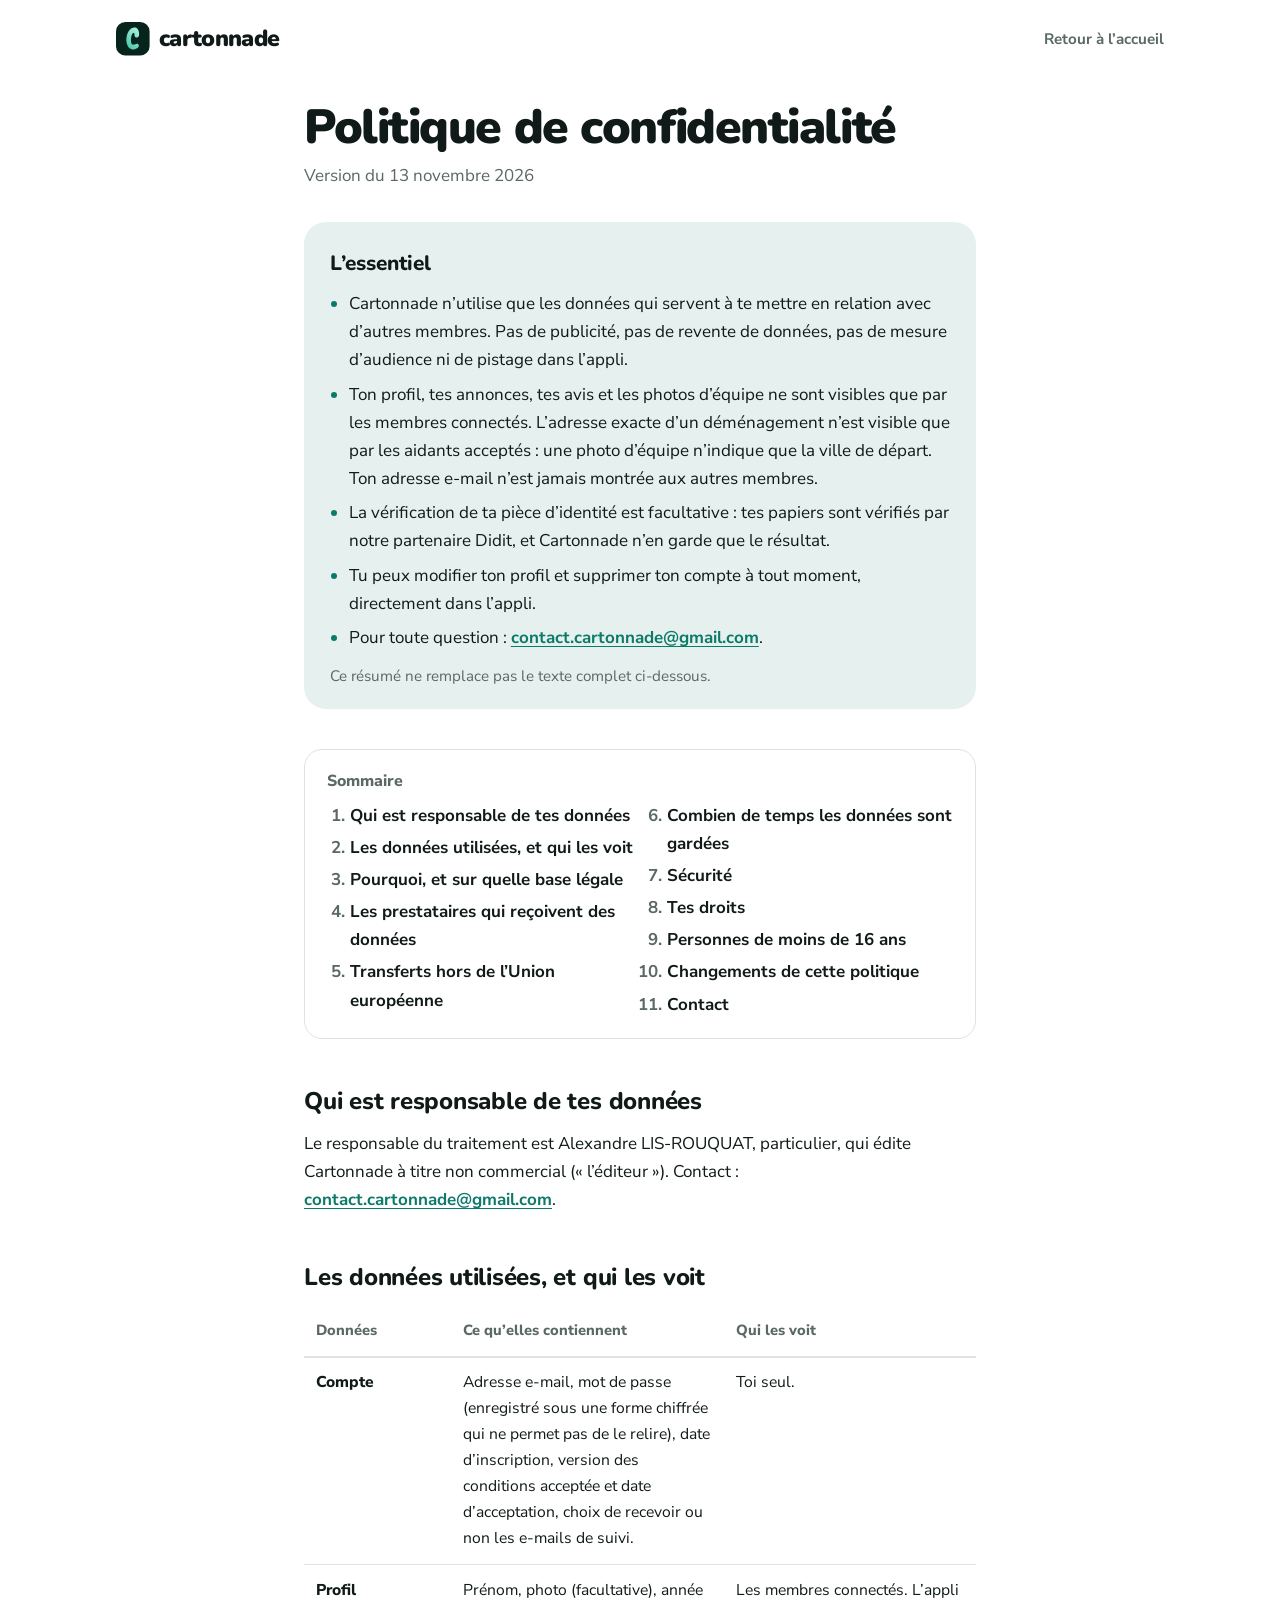
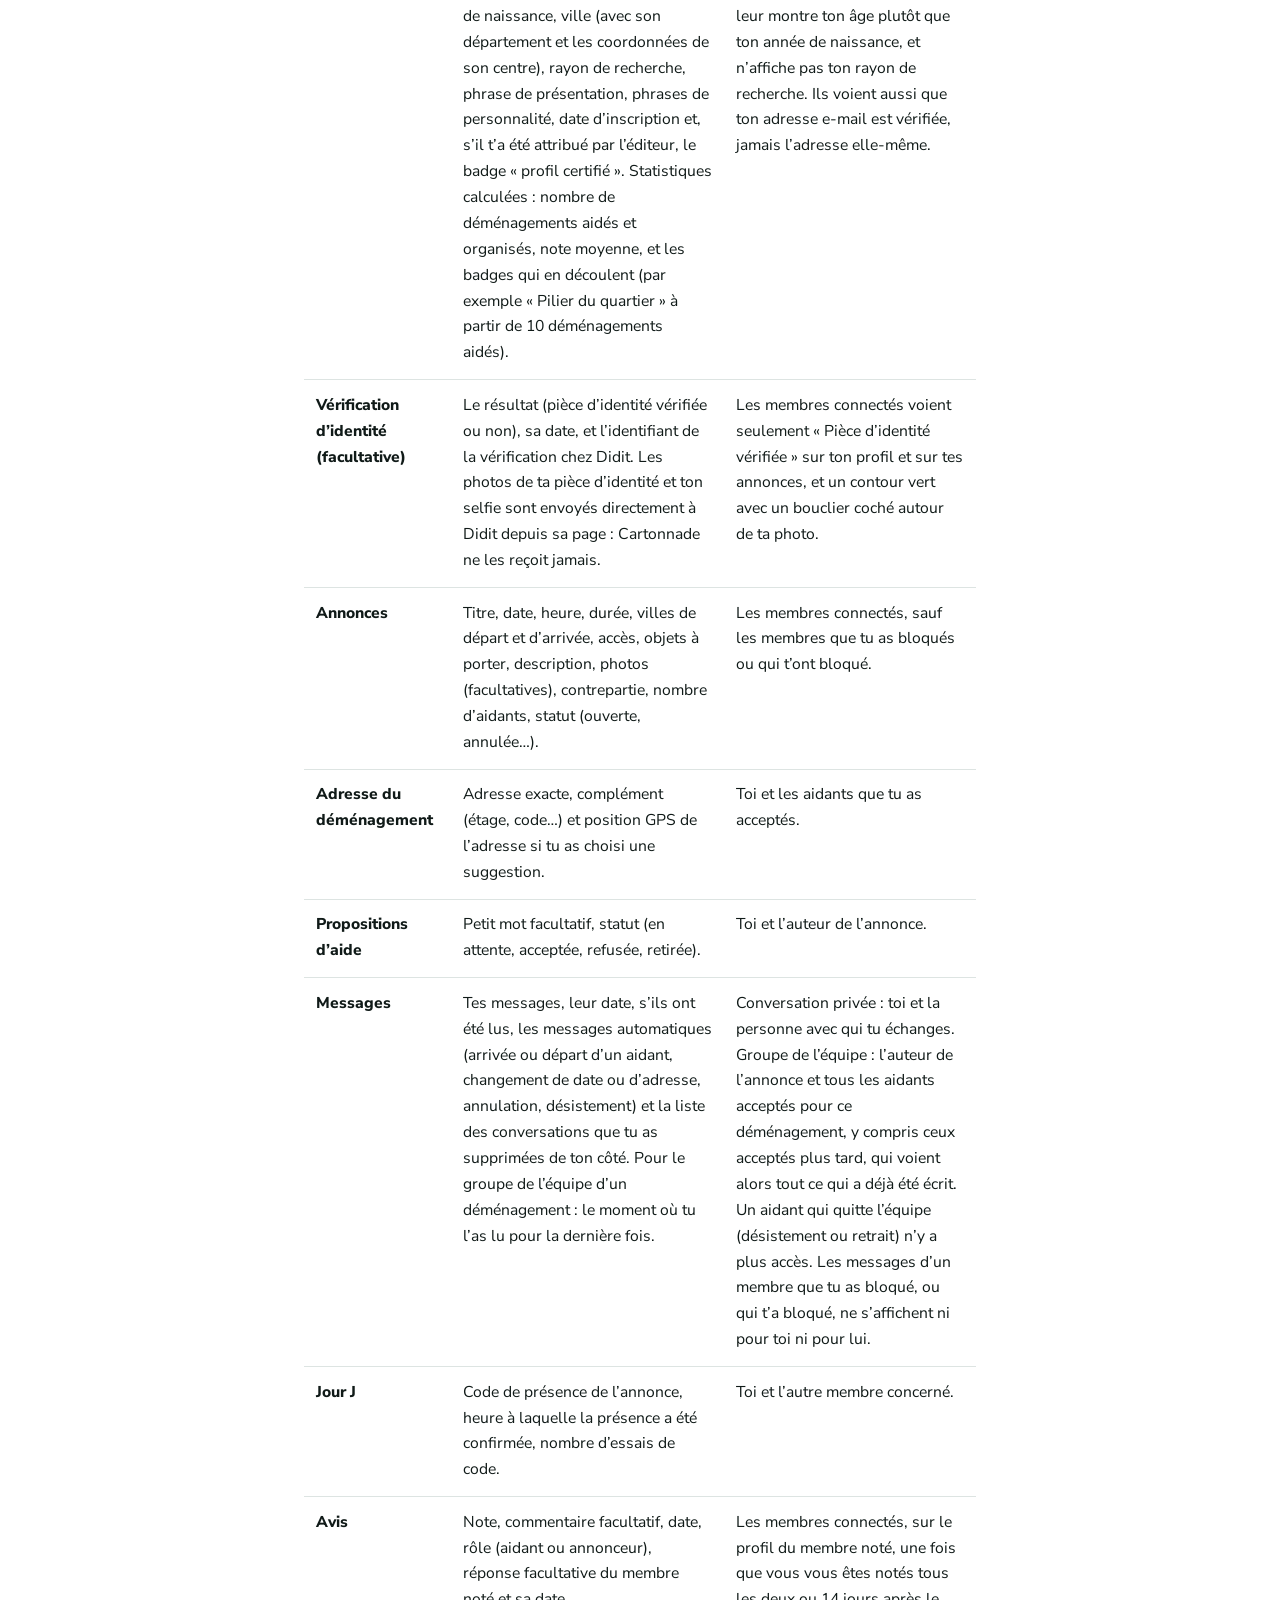
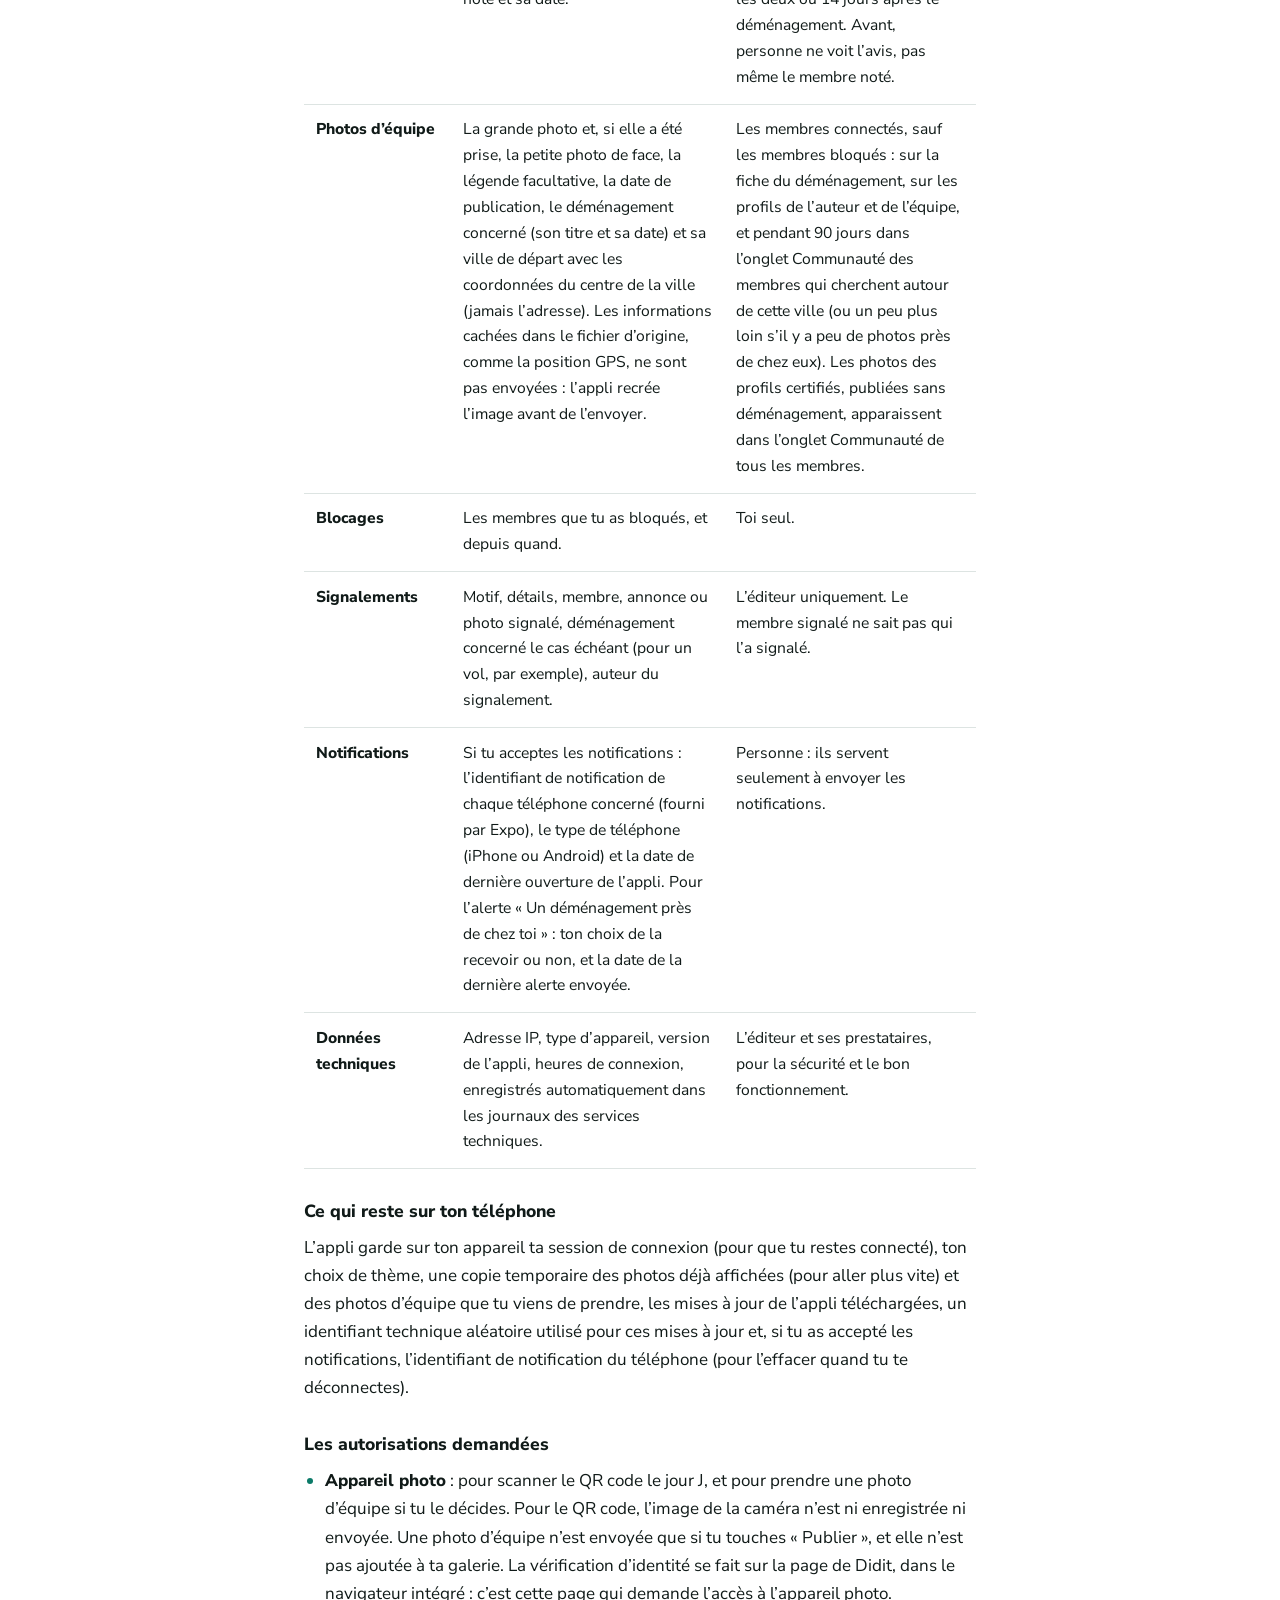
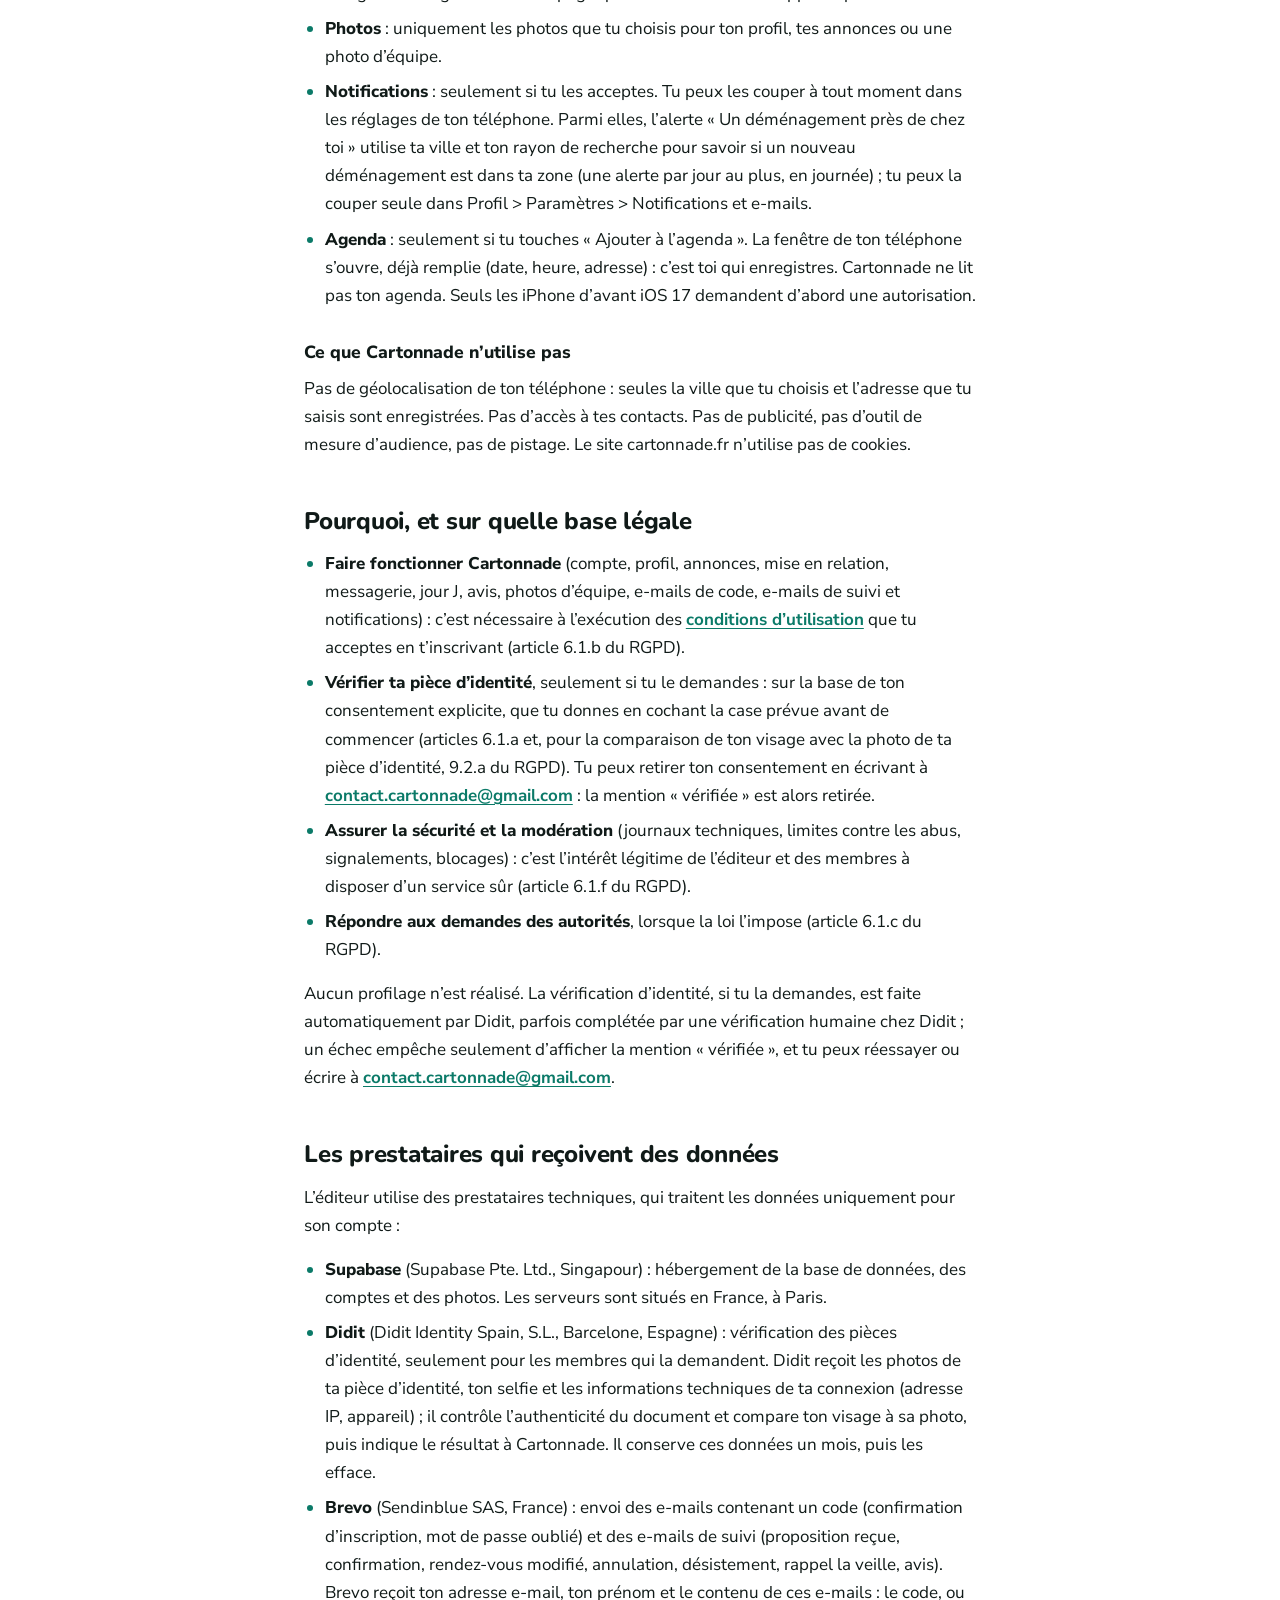
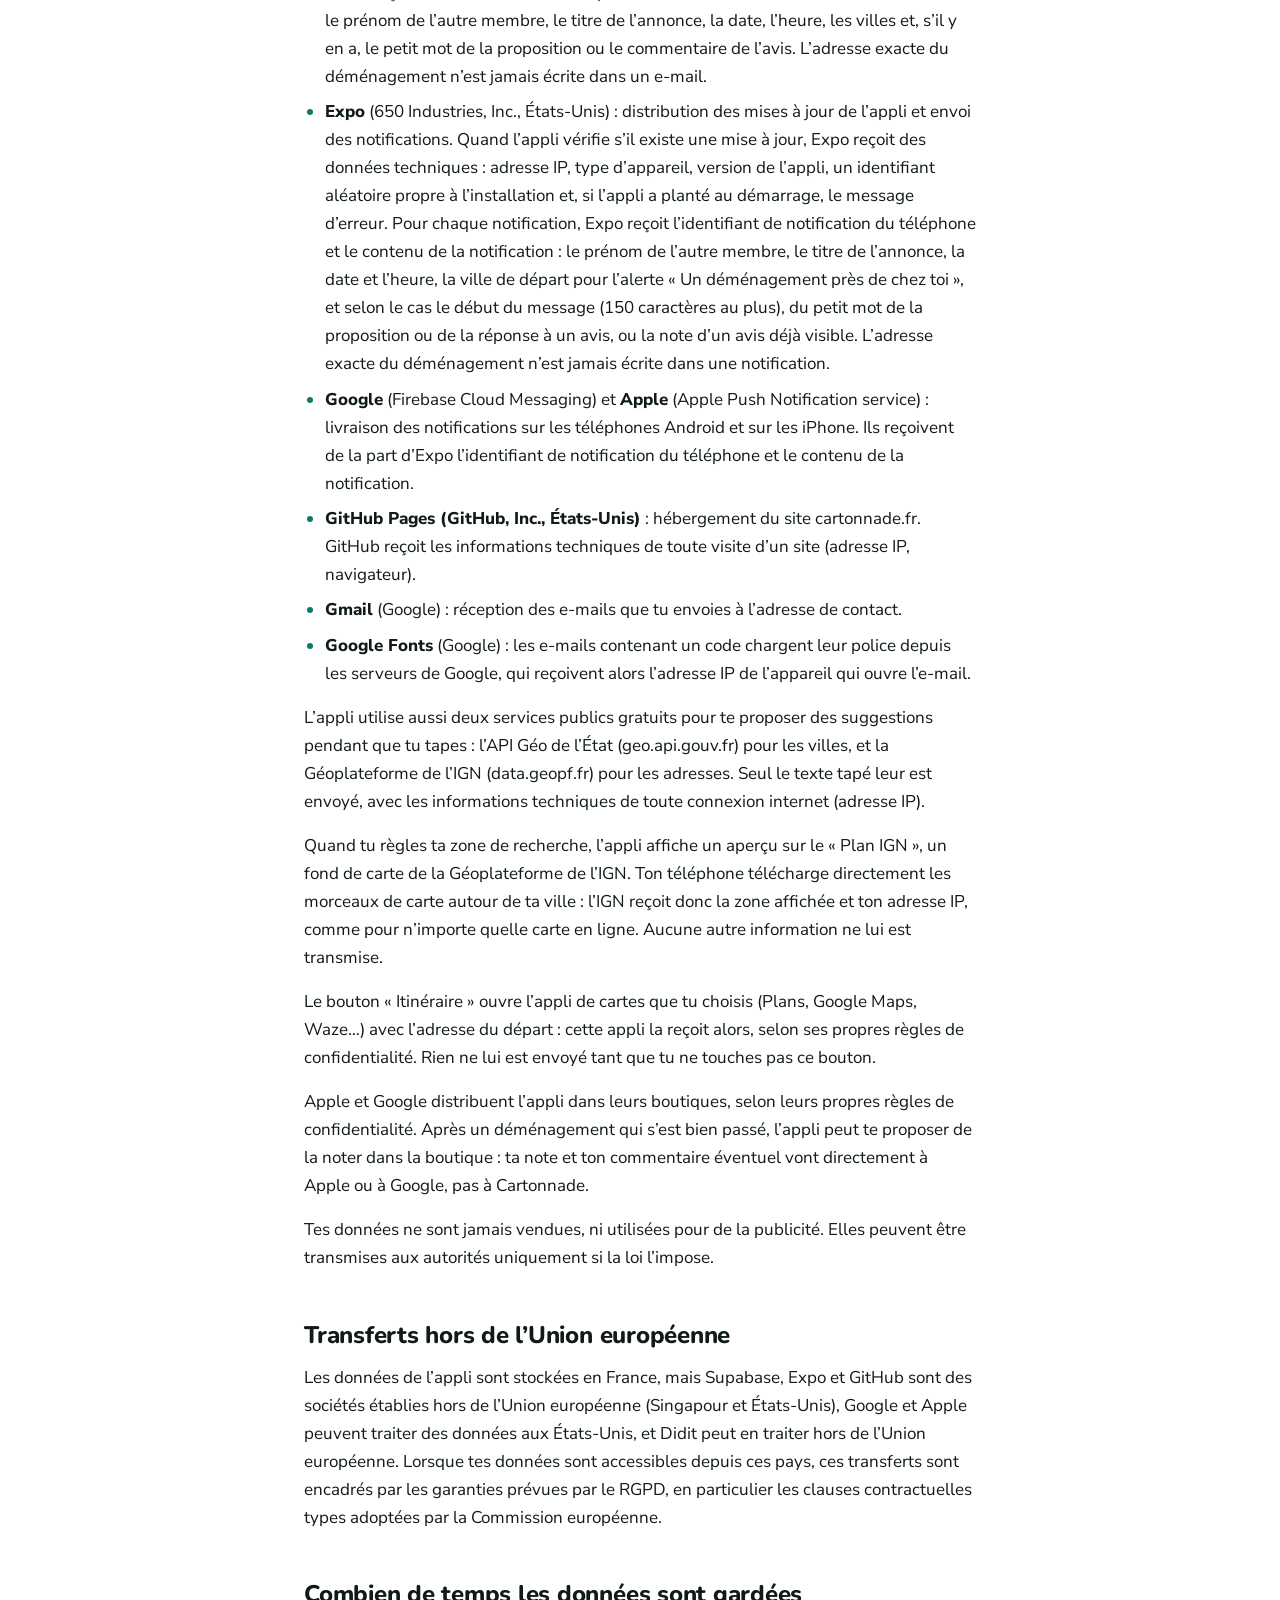
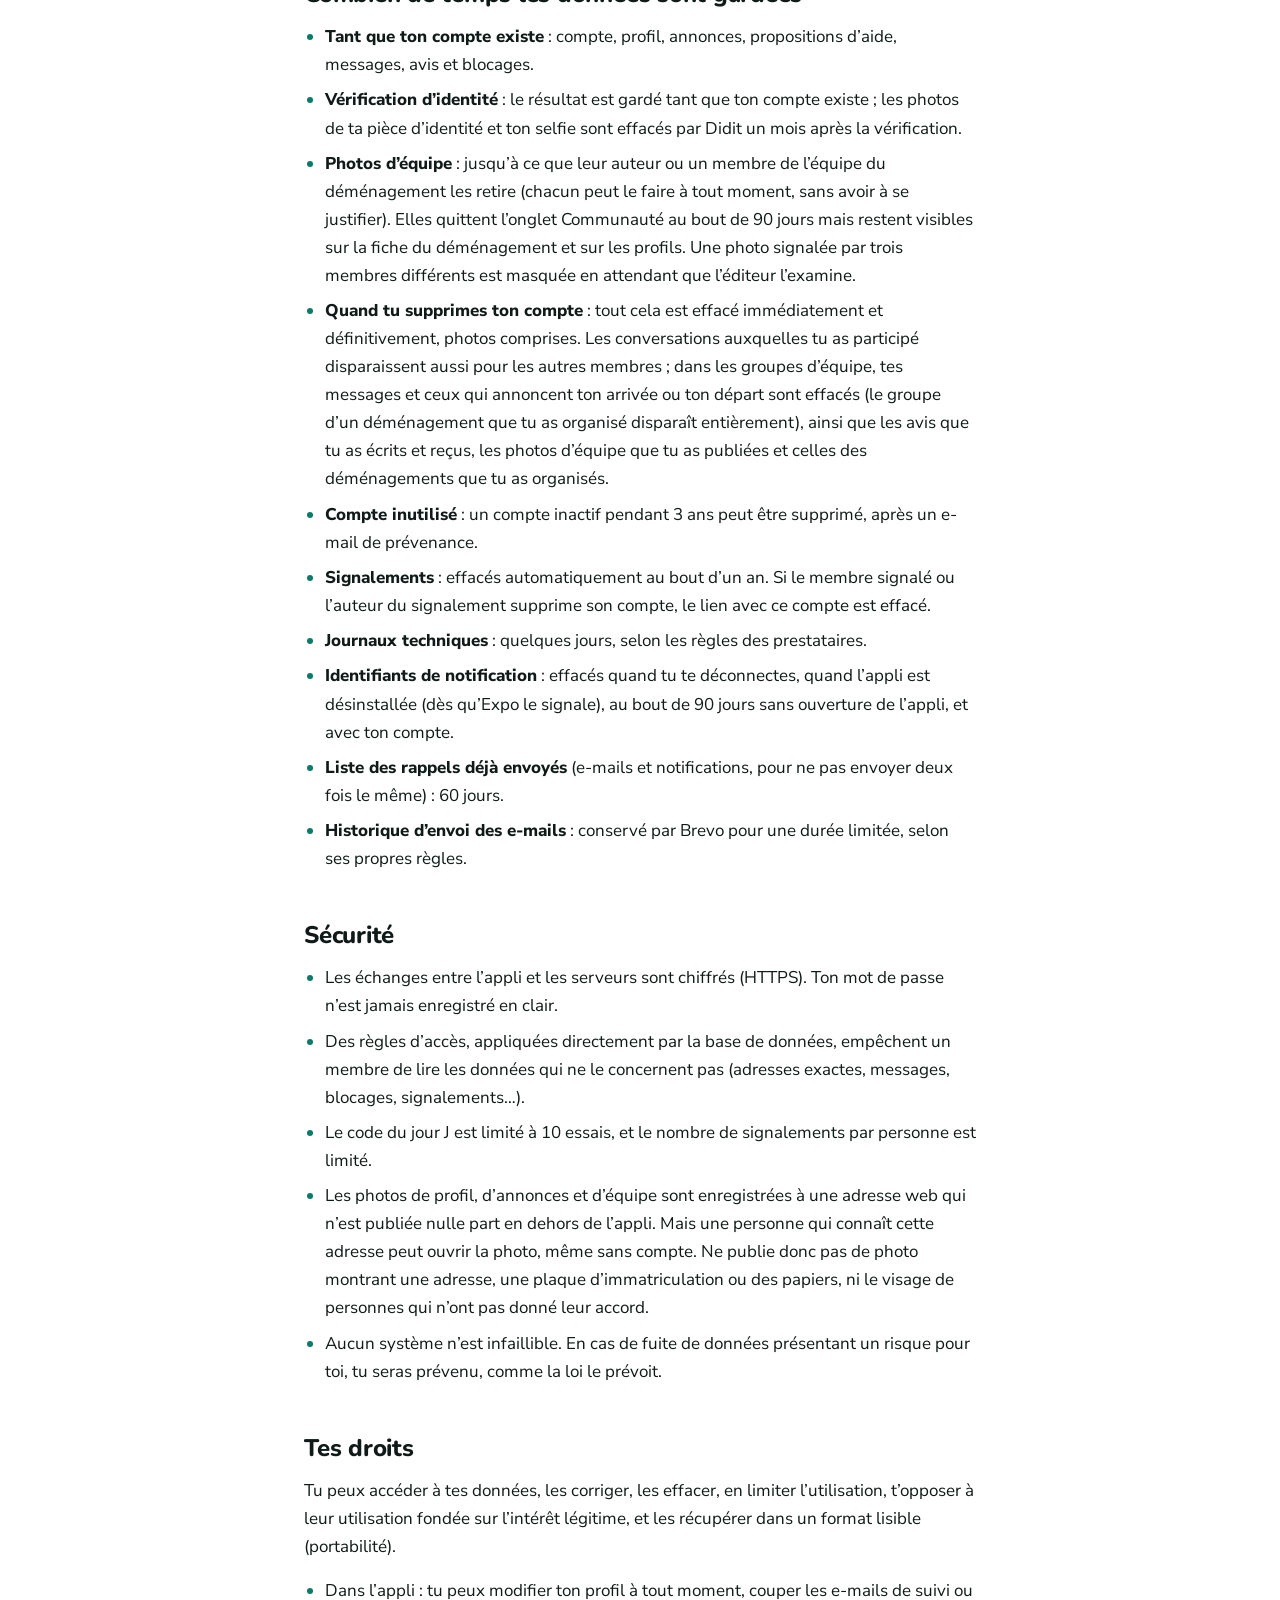
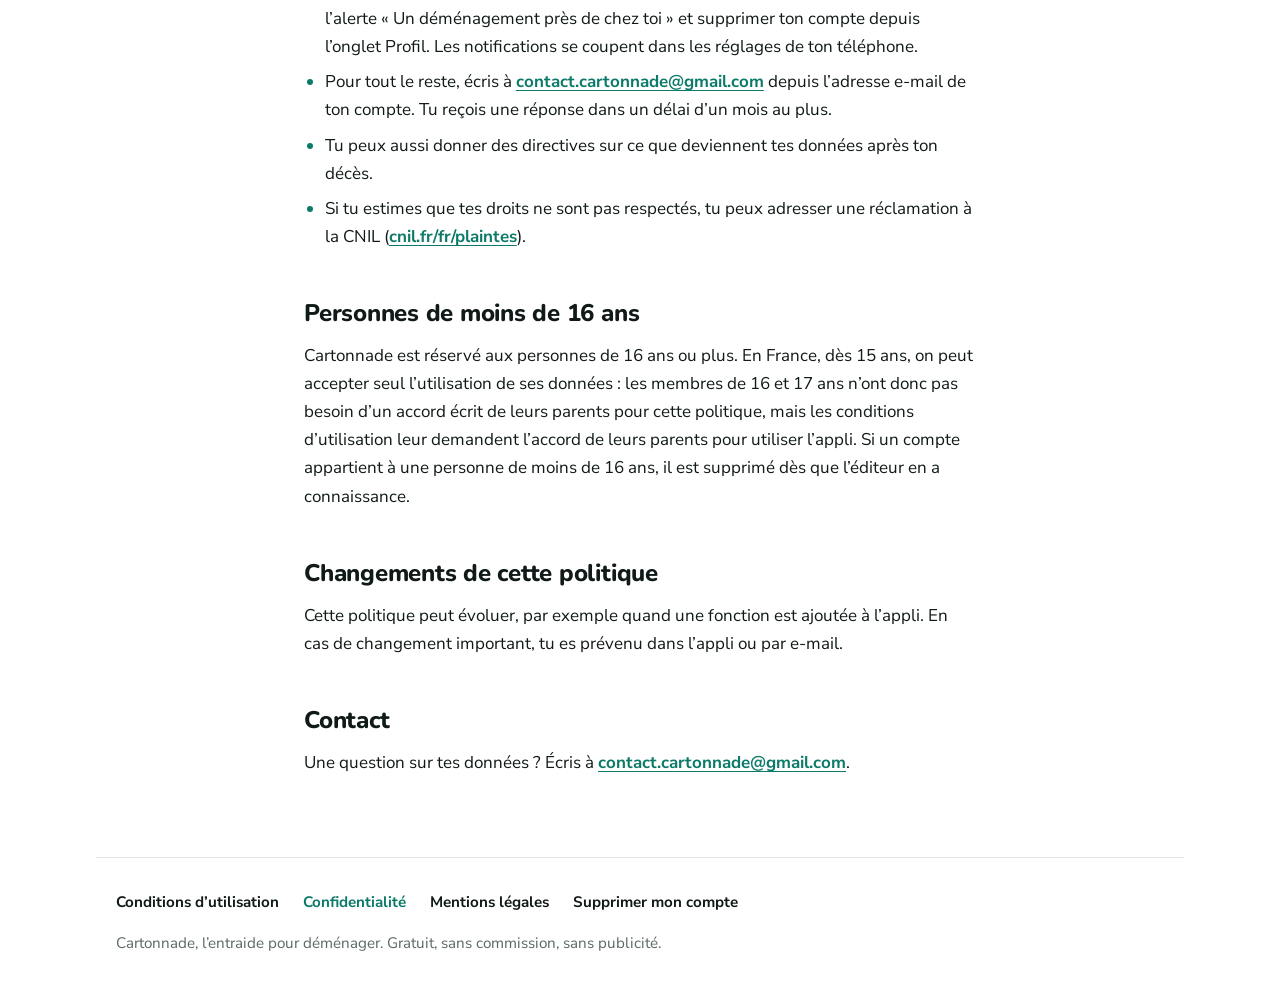
<file: confidentialite/index.html>
<!doctype html>
<html lang="fr">
<head>
<meta charset="utf-8">
<meta name="viewport" content="width=device-width, initial-scale=1">
<title>Politique de confidentialité – Cartonnade</title>
<meta name="description" content="Quelles données Cartonnade utilise, pourquoi, qui les voit, combien de temps elles sont gardées et comment exercer tes droits.">
<meta name="theme-color" content="#121414" media="(prefers-color-scheme: dark)">
<meta name="theme-color" content="#ffffff" media="(prefers-color-scheme: light)">
<link rel="icon" href="/favicon.ico" sizes="16x16 32x32 48x48">
<link rel="icon" href="/statique/icone-onglet.svg" type="image/svg+xml">
<link rel="icon" href="/statique/icone-onglet-32.png" sizes="32x32" type="image/png">
<link rel="apple-touch-icon" href="/statique/icone-apple-180.png">
<link rel="preload" href="/statique/polices/nunito-900.woff2" as="font" type="font/woff2" crossorigin>
<link rel="preload" href="/statique/polices/nunito-sans-400.woff2" as="font" type="font/woff2" crossorigin>
<link rel="stylesheet" href="/statique/style.css">
<meta property="og:title" content="Politique de confidentialité">
<meta property="og:description" content="Quelles données Cartonnade utilise, pourquoi, qui les voit, combien de temps elles sont gardées et comment exercer tes droits.">
<meta property="og:image" content="https://cartonnade.fr/statique/icone-partage-512.png">
<meta property="og:locale" content="fr_FR">
</head>
<body>
<a class="passer" href="#contenu">Aller au contenu</a>
<header class="entete">
  <a class="logo" href="/" aria-label="Cartonnade, accueil"><svg viewBox="0 0 100 100" aria-hidden="true"><defs><linearGradient id="degrade-logo" gradientUnits="userSpaceOnUse" x1="30.95" y1="69.05" x2="71.9" y2="28.1"><stop offset="0" stop-color="#50C9AA"/><stop offset="1" stop-color="#A5F1DE"/></linearGradient></defs><rect width="100" height="100" rx="28" fill="#06231C"/><path d="M52.95 82.15C56.12 81.87 59.7 80.45 62.58 78.36C63.34 77.81 64.1 77.15 64.85 76.37C66.88 74.3 67.78 72.59 68 70.4C68.18 68.64 67.62 67.05 66.42 65.9C65.41 64.92 64.34 64.66 62.36 64.88C61.13 65.02 59.9 65.33 57.43 66.12C55.21 66.84 54.02 67.17 53.08 67.33C50.41 67.77 48.62 67.36 47.39 66.05C45.86 64.42 44.88 61.65 44.61 58.18C44.51 56.94 44.44 54.37 44.47 53.12C44.58 48.67 45.36 43.66 46.54 39.8C46.94 38.48 47.73 36.66 48.3 35.76C48.91 34.76 49.76 33.82 50.41 33.39C51.04 32.97 51.81 32.75 52.61 32.75C53.39 32.75 53.9 32.93 54.25 33.33C54.45 33.56 54.56 33.79 54.72 34.28C54.98 35.12 55.06 35.94 55.15 38.65C55.22 40.77 55.3 41.38 55.69 42.58C55.99 43.52 56.36 44.16 57 44.81C57.85 45.7 58.59 46.08 59.97 46.36C60.46 46.46 60.66 46.48 61.78 46.47C62.98 46.47 63.05 46.47 63.52 46.34C66.04 45.64 67.99 42.91 68.62 39.2C68.82 38.03 68.86 37.27 68.84 35.77C68.75 32.21 68.14 28.55 67.17 25.88C66.68 24.52 65.98 23.07 65.31 22.01C63.99 19.92 62.12 18.12 60.3 17.19C58.57 16.31 56.83 15.96 54.41 16.02C51.37 16.09 48.83 16.86 46.16 18.51C42.36 20.88 39.16 24.5 36.65 29.3C33.47 35.38 31.5 42.39 30.84 49.95C30.76 50.96 30.73 54.05 30.8 55.28C31 59.02 31.56 62.59 32.44 65.65C33.34 68.8 34.9 72.05 36.64 74.41C38.24 76.58 40.35 78.5 42.62 79.86C44.87 81.2 47.72 82 50.75 82.15C51.94 82.2 52.33 82.2 52.95 82.15Z" fill="url(#degrade-logo)"/></svg><span>cartonnade</span></a>
  <a class="entete-lien" href="/">Retour à l’accueil</a>
</header>
<main id="contenu">
<div class="document">
<h1>Politique de confidentialité</h1>
<p class="version">Version du 13 novembre 2026</p>

<section class="essentiel" aria-labelledby="essentiel">
  <h2 id="essentiel">L’essentiel</h2>
  <ul>
    <li>Cartonnade n’utilise que les données qui servent à te mettre en relation avec d’autres membres. Pas de publicité, pas de revente de données, pas de mesure d’audience ni de pistage dans l’appli.</li>
    <li>Ton profil, tes annonces, tes avis et les photos d’équipe ne sont visibles que par les membres connectés. L’adresse exacte d’un déménagement n’est visible que par les aidants acceptés : une photo d’équipe n’indique que la ville de départ. Ton adresse e-mail n’est jamais montrée aux autres membres.</li>
    <li>La vérification de ta pièce d’identité est facultative : tes papiers sont vérifiés par notre partenaire Didit, et Cartonnade n’en garde que le résultat.</li>
    <li>Tu peux modifier ton profil et supprimer ton compte à tout moment, directement dans l’appli.</li>
    <li>Pour toute question : <a href="mailto:contact.cartonnade@gmail.com">contact.cartonnade@gmail.com</a>.</li>
  </ul>
  <p class="nb">Ce résumé ne remplace pas le texte complet ci-dessous.</p>
</section>

<nav class="sommaire" aria-labelledby="sommaire-titre">
    <h2 id="sommaire-titre">Sommaire</h2>
    <ol>
      <li><a href="#responsable">Qui est responsable de tes données</a></li>
      <li><a href="#donnees">Les données utilisées, et qui les voit</a></li>
      <li><a href="#finalites">Pourquoi, et sur quelle base légale</a></li>
      <li><a href="#destinataires">Les prestataires qui reçoivent des données</a></li>
      <li><a href="#transferts">Transferts hors de l’Union européenne</a></li>
      <li><a href="#conservation">Combien de temps les données sont gardées</a></li>
      <li><a href="#securite">Sécurité</a></li>
      <li><a href="#droits">Tes droits</a></li>
      <li><a href="#mineurs">Personnes de moins de 16 ans</a></li>
      <li><a href="#changements">Changements de cette politique</a></li>
      <li><a href="#contact">Contact</a></li>
    </ol>
  </nav>

<article>
<h2 id="responsable">Qui est responsable de tes données</h2>
<p>Le responsable du traitement est Alexandre LIS‑ROUQUAT, particulier, qui édite Cartonnade à titre non commercial (« l’éditeur »). Contact : <a href="mailto:contact.cartonnade@gmail.com">contact.cartonnade@gmail.com</a>.</p>

<h2 id="donnees">Les données utilisées, et qui les voit</h2>
<table class="tableau">
  <thead>
    <tr><th scope="col">Données</th><th scope="col">Ce qu’elles contiennent</th><th scope="col">Qui les voit</th></tr>
  </thead>
  <tbody>
    <tr>
      <th scope="row">Compte</th>
      <td data-titre="Ce qu’elles contiennent">Adresse e-mail, mot de passe (enregistré sous une forme chiffrée qui ne permet pas de le relire), date d’inscription, version des conditions acceptée et date d’acceptation, choix de recevoir ou non les e-mails de suivi.</td>
      <td data-titre="Qui les voit">Toi seul.</td>
    </tr>
    <tr>
      <th scope="row">Profil</th>
      <td data-titre="Ce qu’elles contiennent">Prénom, photo (facultative), année de naissance, ville (avec son département et les coordonnées de son centre), rayon de recherche, phrase de présentation, phrases de personnalité, date d’inscription et, s’il t’a été attribué par l’éditeur, le badge « profil certifié ». Statistiques calculées : nombre de déménagements aidés et organisés, note moyenne, et les badges qui en découlent (par exemple « Pilier du quartier » à partir de 10 déménagements aidés).</td>
      <td data-titre="Qui les voit">Les membres connectés. L’appli leur montre ton âge plutôt que ton année de naissance, et n’affiche pas ton rayon de recherche. Ils voient aussi que ton adresse e-mail est vérifiée, jamais l’adresse elle-même.</td>
    </tr>
    <tr>
      <th scope="row">Vérification d’identité (facultative)</th>
      <td data-titre="Ce qu’elles contiennent">Le résultat (pièce d’identité vérifiée ou non), sa date, et l’identifiant de la vérification chez Didit. Les photos de ta pièce d’identité et ton selfie sont envoyés directement à Didit depuis sa page : Cartonnade ne les reçoit jamais.</td>
      <td data-titre="Qui les voit">Les membres connectés voient seulement « Pièce d’identité vérifiée » sur ton profil et sur tes annonces, et un contour vert avec un bouclier coché autour de ta photo.</td>
    </tr>
    <tr>
      <th scope="row">Annonces</th>
      <td data-titre="Ce qu’elles contiennent">Titre, date, heure, durée, villes de départ et d’arrivée, accès, objets à porter, description, photos (facultatives), contrepartie, nombre d’aidants, statut (ouverte, annulée…).</td>
      <td data-titre="Qui les voit">Les membres connectés, sauf les membres que tu as bloqués ou qui t’ont bloqué.</td>
    </tr>
    <tr>
      <th scope="row">Adresse du déménagement</th>
      <td data-titre="Ce qu’elles contiennent">Adresse exacte, complément (étage, code…) et position GPS de l’adresse si tu as choisi une suggestion.</td>
      <td data-titre="Qui les voit">Toi et les aidants que tu as acceptés.</td>
    </tr>
    <tr>
      <th scope="row">Propositions d’aide</th>
      <td data-titre="Ce qu’elles contiennent">Petit mot facultatif, statut (en attente, acceptée, refusée, retirée).</td>
      <td data-titre="Qui les voit">Toi et l’auteur de l’annonce.</td>
    </tr>
    <tr>
      <th scope="row">Messages</th>
      <td data-titre="Ce qu’elles contiennent">Tes messages, leur date, s’ils ont été lus, les messages automatiques (arrivée ou départ d’un aidant, changement de date ou d’adresse, annulation, désistement) et la liste des conversations que tu as supprimées de ton côté. Pour le groupe de l’équipe d’un déménagement : le moment où tu l’as lu pour la dernière fois.</td>
      <td data-titre="Qui les voit">Conversation privée : toi et la personne avec qui tu échanges. Groupe de l’équipe : l’auteur de l’annonce et tous les aidants acceptés pour ce déménagement, y compris ceux acceptés plus tard, qui voient alors tout ce qui a déjà été écrit. Un aidant qui quitte l’équipe (désistement ou retrait) n’y a plus accès. Les messages d’un membre que tu as bloqué, ou qui t’a bloqué, ne s’affichent ni pour toi ni pour lui.</td>
    </tr>
    <tr>
      <th scope="row">Jour J</th>
      <td data-titre="Ce qu’elles contiennent">Code de présence de l’annonce, heure à laquelle la présence a été confirmée, nombre d’essais de code.</td>
      <td data-titre="Qui les voit">Toi et l’autre membre concerné.</td>
    </tr>
    <tr>
      <th scope="row">Avis</th>
      <td data-titre="Ce qu’elles contiennent">Note, commentaire facultatif, date, rôle (aidant ou annonceur), réponse facultative du membre noté et sa date.</td>
      <td data-titre="Qui les voit">Les membres connectés, sur le profil du membre noté, une fois que vous vous êtes notés tous les deux ou 14 jours après le déménagement. Avant, personne ne voit l’avis, pas même le membre noté.</td>
    </tr>
    <tr>
      <th scope="row">Photos d’équipe</th>
      <td data-titre="Ce qu’elles contiennent">La grande photo et, si elle a été prise, la petite photo de face, la légende facultative, la date de publication, le déménagement concerné (son titre et sa date) et sa ville de départ avec les coordonnées du centre de la ville (jamais l’adresse). Les informations cachées dans le fichier d’origine, comme la position GPS, ne sont pas envoyées : l’appli recrée l’image avant de l’envoyer.</td>
      <td data-titre="Qui les voit">Les membres connectés, sauf les membres bloqués : sur la fiche du déménagement, sur les profils de l’auteur et de l’équipe, et pendant 90 jours dans l’onglet Communauté des membres qui cherchent autour de cette ville (ou un peu plus loin s’il y a peu de photos près de chez eux). Les photos des profils certifiés, publiées sans déménagement, apparaissent dans l’onglet Communauté de tous les membres.</td>
    </tr>
    <tr>
      <th scope="row">Blocages</th>
      <td data-titre="Ce qu’elles contiennent">Les membres que tu as bloqués, et depuis quand.</td>
      <td data-titre="Qui les voit">Toi seul.</td>
    </tr>
    <tr>
      <th scope="row">Signalements</th>
      <td data-titre="Ce qu’elles contiennent">Motif, détails, membre, annonce ou photo signalé, déménagement concerné le cas échéant (pour un vol, par exemple), auteur du signalement.</td>
      <td data-titre="Qui les voit">L’éditeur uniquement. Le membre signalé ne sait pas qui l’a signalé.</td>
    </tr>
    <tr>
      <th scope="row">Notifications</th>
      <td data-titre="Ce qu’elles contiennent">Si tu acceptes les notifications : l’identifiant de notification de chaque téléphone concerné (fourni par Expo), le type de téléphone (iPhone ou Android) et la date de dernière ouverture de l’appli. Pour l’alerte « Un déménagement près de chez toi » : ton choix de la recevoir ou non, et la date de la dernière alerte envoyée.</td>
      <td data-titre="Qui les voit">Personne : ils servent seulement à envoyer les notifications.</td>
    </tr>
    <tr>
      <th scope="row">Données techniques</th>
      <td data-titre="Ce qu’elles contiennent">Adresse IP, type d’appareil, version de l’appli, heures de connexion, enregistrés automatiquement dans les journaux des services techniques.</td>
      <td data-titre="Qui les voit">L’éditeur et ses prestataires, pour la sécurité et le bon fonctionnement.</td>
    </tr>
  </tbody>
</table>

<h3>Ce qui reste sur ton téléphone</h3>
<p>L’appli garde sur ton appareil ta session de connexion (pour que tu restes connecté), ton choix de thème, une copie temporaire des photos déjà affichées (pour aller plus vite) et des photos d’équipe que tu viens de prendre, les mises à jour de l’appli téléchargées, un identifiant technique aléatoire utilisé pour ces mises à jour et, si tu as accepté les notifications, l’identifiant de notification du téléphone (pour l’effacer quand tu te déconnectes).</p>

<h3>Les autorisations demandées</h3>
<ul>
  <li><strong>Appareil photo</strong> : pour scanner le QR code le jour J, et pour prendre une photo d’équipe si tu le décides. Pour le QR code, l’image de la caméra n’est ni enregistrée ni envoyée. Une photo d’équipe n’est envoyée que si tu touches « Publier », et elle n’est pas ajoutée à ta galerie. La vérification d’identité se fait sur la page de Didit, dans le navigateur intégré : c’est cette page qui demande l’accès à l’appareil photo.</li>
  <li><strong>Photos</strong> : uniquement les photos que tu choisis pour ton profil, tes annonces ou une photo d’équipe.</li>
  <li><strong>Notifications</strong> : seulement si tu les acceptes. Tu peux les couper à tout moment dans les réglages de ton téléphone. Parmi elles, l’alerte « Un déménagement près de chez toi » utilise ta ville et ton rayon de recherche pour savoir si un nouveau déménagement est dans ta zone (une alerte par jour au plus, en journée) ; tu peux la couper seule dans Profil > Paramètres > Notifications et e-mails.</li>
  <li><strong>Agenda</strong> : seulement si tu touches « Ajouter à l’agenda ». La fenêtre de ton téléphone s’ouvre, déjà remplie (date, heure, adresse) : c’est toi qui enregistres. Cartonnade ne lit pas ton agenda. Seuls les iPhone d’avant iOS 17 demandent d’abord une autorisation.</li>
</ul>

<h3>Ce que Cartonnade n’utilise pas</h3>
<p>Pas de géolocalisation de ton téléphone : seules la ville que tu choisis et l’adresse que tu saisis sont enregistrées. Pas d’accès à tes contacts. Pas de publicité, pas d’outil de mesure d’audience, pas de pistage. Le site cartonnade.fr n’utilise pas de cookies.</p>

<h2 id="finalites">Pourquoi, et sur quelle base légale</h2>
<ul>
  <li><strong>Faire fonctionner Cartonnade</strong> (compte, profil, annonces, mise en relation, messagerie, jour J, avis, photos d’équipe, e-mails de code, e-mails de suivi et notifications) : c’est nécessaire à l’exécution des <a href="/conditions/">conditions d’utilisation</a> que tu acceptes en t’inscrivant (article 6.1.b du RGPD).</li>
  <li><strong>Vérifier ta pièce d’identité</strong>, seulement si tu le demandes : sur la base de ton consentement explicite, que tu donnes en cochant la case prévue avant de commencer (articles 6.1.a et, pour la comparaison de ton visage avec la photo de ta pièce d’identité, 9.2.a du RGPD). Tu peux retirer ton consentement en écrivant à <a href="mailto:contact.cartonnade@gmail.com">contact.cartonnade@gmail.com</a> : la mention « vérifiée » est alors retirée.</li>
  <li><strong>Assurer la sécurité et la modération</strong> (journaux techniques, limites contre les abus, signalements, blocages) : c’est l’intérêt légitime de l’éditeur et des membres à disposer d’un service sûr (article 6.1.f du RGPD).</li>
  <li><strong>Répondre aux demandes des autorités</strong>, lorsque la loi l’impose (article 6.1.c du RGPD).</li>
</ul>
<p>Aucun profilage n’est réalisé. La vérification d’identité, si tu la demandes, est faite automatiquement par Didit, parfois complétée par une vérification humaine chez Didit ; un échec empêche seulement d’afficher la mention « vérifiée », et tu peux réessayer ou écrire à <a href="mailto:contact.cartonnade@gmail.com">contact.cartonnade@gmail.com</a>.</p>

<h2 id="destinataires">Les prestataires qui reçoivent des données</h2>
<p>L’éditeur utilise des prestataires techniques, qui traitent les données uniquement pour son compte :</p>
<ul>
  <li><strong>Supabase</strong> (Supabase Pte. Ltd., Singapour) : hébergement de la base de données, des comptes et des photos. Les serveurs sont situés en France, à Paris.</li>
  <li><strong>Didit</strong> (Didit Identity Spain, S.L., Barcelone, Espagne) : vérification des pièces d’identité, seulement pour les membres qui la demandent. Didit reçoit les photos de ta pièce d’identité, ton selfie et les informations techniques de ta connexion (adresse IP, appareil) ; il contrôle l’authenticité du document et compare ton visage à sa photo, puis indique le résultat à Cartonnade. Il conserve ces données un mois, puis les efface.</li>
  <li><strong>Brevo</strong> (Sendinblue SAS, France) : envoi des e-mails contenant un code (confirmation d’inscription, mot de passe oublié) et des e-mails de suivi (proposition reçue, confirmation, rendez-vous modifié, annulation, désistement, rappel la veille, avis). Brevo reçoit ton adresse e-mail, ton prénom et le contenu de ces e-mails : le code, ou le prénom de l’autre membre, le titre de l’annonce, la date, l’heure, les villes et, s’il y en a, le petit mot de la proposition ou le commentaire de l’avis. L’adresse exacte du déménagement n’est jamais écrite dans un e-mail.</li>
  <li><strong>Expo</strong> (650 Industries, Inc., États-Unis) : distribution des mises à jour de l’appli et envoi des notifications. Quand l’appli vérifie s’il existe une mise à jour, Expo reçoit des données techniques : adresse IP, type d’appareil, version de l’appli, un identifiant aléatoire propre à l’installation et, si l’appli a planté au démarrage, le message d’erreur. Pour chaque notification, Expo reçoit l’identifiant de notification du téléphone et le contenu de la notification : le prénom de l’autre membre, le titre de l’annonce, la date et l’heure, la ville de départ pour l’alerte « Un déménagement près de chez toi », et selon le cas le début du message (150 caractères au plus), du petit mot de la proposition ou de la réponse à un avis, ou la note d’un avis déjà visible. L’adresse exacte du déménagement n’est jamais écrite dans une notification.</li>
  <li><strong>Google</strong> (Firebase Cloud Messaging) et <strong>Apple</strong> (Apple Push Notification service) : livraison des notifications sur les téléphones Android et sur les iPhone. Ils reçoivent de la part d’Expo l’identifiant de notification du téléphone et le contenu de la notification.</li>
  <li><strong>GitHub Pages (GitHub, Inc., États-Unis)</strong> : hébergement du site cartonnade.fr. GitHub reçoit les informations techniques de toute visite d’un site (adresse IP, navigateur).</li>
  <li><strong>Gmail</strong> (Google) : réception des e-mails que tu envoies à l’adresse de contact.</li>
  <li><strong>Google Fonts</strong> (Google) : les e-mails contenant un code chargent leur police depuis les serveurs de Google, qui reçoivent alors l’adresse IP de l’appareil qui ouvre l’e-mail.</li>
</ul>
<p>L’appli utilise aussi deux services publics gratuits pour te proposer des suggestions pendant que tu tapes : l’API Géo de l’État (geo.api.gouv.fr) pour les villes, et la Géoplateforme de l’IGN (data.geopf.fr) pour les adresses. Seul le texte tapé leur est envoyé, avec les informations techniques de toute connexion internet (adresse IP).</p>
<p>Quand tu règles ta zone de recherche, l’appli affiche un aperçu sur le « Plan IGN », un fond de carte de la Géoplateforme de l’IGN. Ton téléphone télécharge directement les morceaux de carte autour de ta ville : l’IGN reçoit donc la zone affichée et ton adresse IP, comme pour n’importe quelle carte en ligne. Aucune autre information ne lui est transmise.</p>
<p>Le bouton « Itinéraire » ouvre l’appli de cartes que tu choisis (Plans, Google Maps, Waze…) avec l’adresse du départ : cette appli la reçoit alors, selon ses propres règles de confidentialité. Rien ne lui est envoyé tant que tu ne touches pas ce bouton.</p>
<p>Apple et Google distribuent l’appli dans leurs boutiques, selon leurs propres règles de confidentialité. Après un déménagement qui s’est bien passé, l’appli peut te proposer de la noter dans la boutique : ta note et ton commentaire éventuel vont directement à Apple ou à Google, pas à Cartonnade.</p>
<p>Tes données ne sont jamais vendues, ni utilisées pour de la publicité. Elles peuvent être transmises aux autorités uniquement si la loi l’impose.</p>

<h2 id="transferts">Transferts hors de l’Union européenne</h2>
<p>Les données de l’appli sont stockées en France, mais Supabase, Expo et GitHub sont des sociétés établies hors de l’Union européenne (Singapour et États-Unis), Google et Apple peuvent traiter des données aux États-Unis, et Didit peut en traiter hors de l’Union européenne. Lorsque tes données sont accessibles depuis ces pays, ces transferts sont encadrés par les garanties prévues par le RGPD, en particulier les clauses contractuelles types adoptées par la Commission européenne.</p>

<h2 id="conservation">Combien de temps les données sont gardées</h2>
<ul>
  <li><strong>Tant que ton compte existe</strong> : compte, profil, annonces, propositions d’aide, messages, avis et blocages.</li>
  <li><strong>Vérification d’identité</strong> : le résultat est gardé tant que ton compte existe ; les photos de ta pièce d’identité et ton selfie sont effacés par Didit un mois après la vérification.
  <li><strong>Photos d’équipe</strong> : jusqu’à ce que leur auteur ou un membre de l’équipe du déménagement les retire (chacun peut le faire à tout moment, sans avoir à se justifier). Elles quittent l’onglet Communauté au bout de 90 jours mais restent visibles sur la fiche du déménagement et sur les profils. Une photo signalée par trois membres différents est masquée en attendant que l’éditeur l’examine.</li>
  <li><strong>Quand tu supprimes ton compte</strong> : tout cela est effacé immédiatement et définitivement, photos comprises. Les conversations auxquelles tu as participé disparaissent aussi pour les autres membres ; dans les groupes d’équipe, tes messages et ceux qui annoncent ton arrivée ou ton départ sont effacés (le groupe d’un déménagement que tu as organisé disparaît entièrement), ainsi que les avis que tu as écrits et reçus, les photos d’équipe que tu as publiées et celles des déménagements que tu as organisés.</li>
  <li><strong>Compte inutilisé</strong> : un compte inactif pendant 3 ans peut être supprimé, après un e-mail de prévenance.</li>
  <li><strong>Signalements</strong> : effacés automatiquement au bout d’un an. Si le membre signalé ou l’auteur du signalement supprime son compte, le lien avec ce compte est effacé.</li>
  <li><strong>Journaux techniques</strong> : quelques jours, selon les règles des prestataires.</li>
  <li><strong>Identifiants de notification</strong> : effacés quand tu te déconnectes, quand l’appli est désinstallée (dès qu’Expo le signale), au bout de 90 jours sans ouverture de l’appli, et avec ton compte.</li>
  <li><strong>Liste des rappels déjà envoyés</strong> (e-mails et notifications, pour ne pas envoyer deux fois le même) : 60 jours.</li>
  <li><strong>Historique d’envoi des e-mails</strong> : conservé par Brevo pour une durée limitée, selon ses propres règles.</li>
</ul>

<h2 id="securite">Sécurité</h2>
<ul>
  <li>Les échanges entre l’appli et les serveurs sont chiffrés (HTTPS). Ton mot de passe n’est jamais enregistré en clair.</li>
  <li>Des règles d’accès, appliquées directement par la base de données, empêchent un membre de lire les données qui ne le concernent pas (adresses exactes, messages, blocages, signalements…).</li>
  <li>Le code du jour J est limité à 10 essais, et le nombre de signalements par personne est limité.</li>
  <li>Les photos de profil, d’annonces et d’équipe sont enregistrées à une adresse web qui n’est publiée nulle part en dehors de l’appli. Mais une personne qui connaît cette adresse peut ouvrir la photo, même sans compte. Ne publie donc pas de photo montrant une adresse, une plaque d’immatriculation ou des papiers, ni le visage de personnes qui n’ont pas donné leur accord.</li>
  <li>Aucun système n’est infaillible. En cas de fuite de données présentant un risque pour toi, tu seras prévenu, comme la loi le prévoit.</li>
</ul>

<h2 id="droits">Tes droits</h2>
<p>Tu peux accéder à tes données, les corriger, les effacer, en limiter l’utilisation, t’opposer à leur utilisation fondée sur l’intérêt légitime, et les récupérer dans un format lisible (portabilité).</p>
<ul>
  <li>Dans l’appli : tu peux modifier ton profil à tout moment, couper les e-mails de suivi ou l’alerte « Un déménagement près de chez toi » et supprimer ton compte depuis l’onglet Profil. Les notifications se coupent dans les réglages de ton téléphone.</li>
  <li>Pour tout le reste, écris à <a href="mailto:contact.cartonnade@gmail.com">contact.cartonnade@gmail.com</a> depuis l’adresse e-mail de ton compte. Tu reçois une réponse dans un délai d’un mois au plus.</li>
  <li>Tu peux aussi donner des directives sur ce que deviennent tes données après ton décès.</li>
  <li>Si tu estimes que tes droits ne sont pas respectés, tu peux adresser une réclamation à la CNIL (<a href="https://www.cnil.fr/fr/plaintes">cnil.fr/fr/plaintes</a>).</li>
</ul>

<h2 id="mineurs">Personnes de moins de 16 ans</h2>
<p>Cartonnade est réservé aux personnes de 16 ans ou plus. En France, dès 15 ans, on peut accepter seul l’utilisation de ses données : les membres de 16 et 17 ans n’ont donc pas besoin d’un accord écrit de leurs parents pour cette politique, mais les conditions d’utilisation leur demandent l’accord de leurs parents pour utiliser l’appli. Si un compte appartient à une personne de moins de 16 ans, il est supprimé dès que l’éditeur en a connaissance.</p>

<h2 id="changements">Changements de cette politique</h2>
<p>Cette politique peut évoluer, par exemple quand une fonction est ajoutée à l’appli. En cas de changement important, tu es prévenu dans l’appli ou par e-mail.</p>

<h2 id="contact">Contact</h2>
<p>Une question sur tes données ? Écris à <a href="mailto:contact.cartonnade@gmail.com">contact.cartonnade@gmail.com</a>.</p>
</article>

</div>
</main>
<footer class="pied">
  <ul><li><a href="/conditions/">Conditions d’utilisation</a></li><li><a href="/confidentialite/" aria-current="page">Confidentialité</a></li><li><a href="/mentions-legales/">Mentions légales</a></li><li><a href="/supprimer-mon-compte/">Supprimer mon compte</a></li></ul>
  <p>Cartonnade, l’entraide pour déménager. Gratuit, sans commission, sans publicité.</p>
</footer>
</body>
</html>
</file>
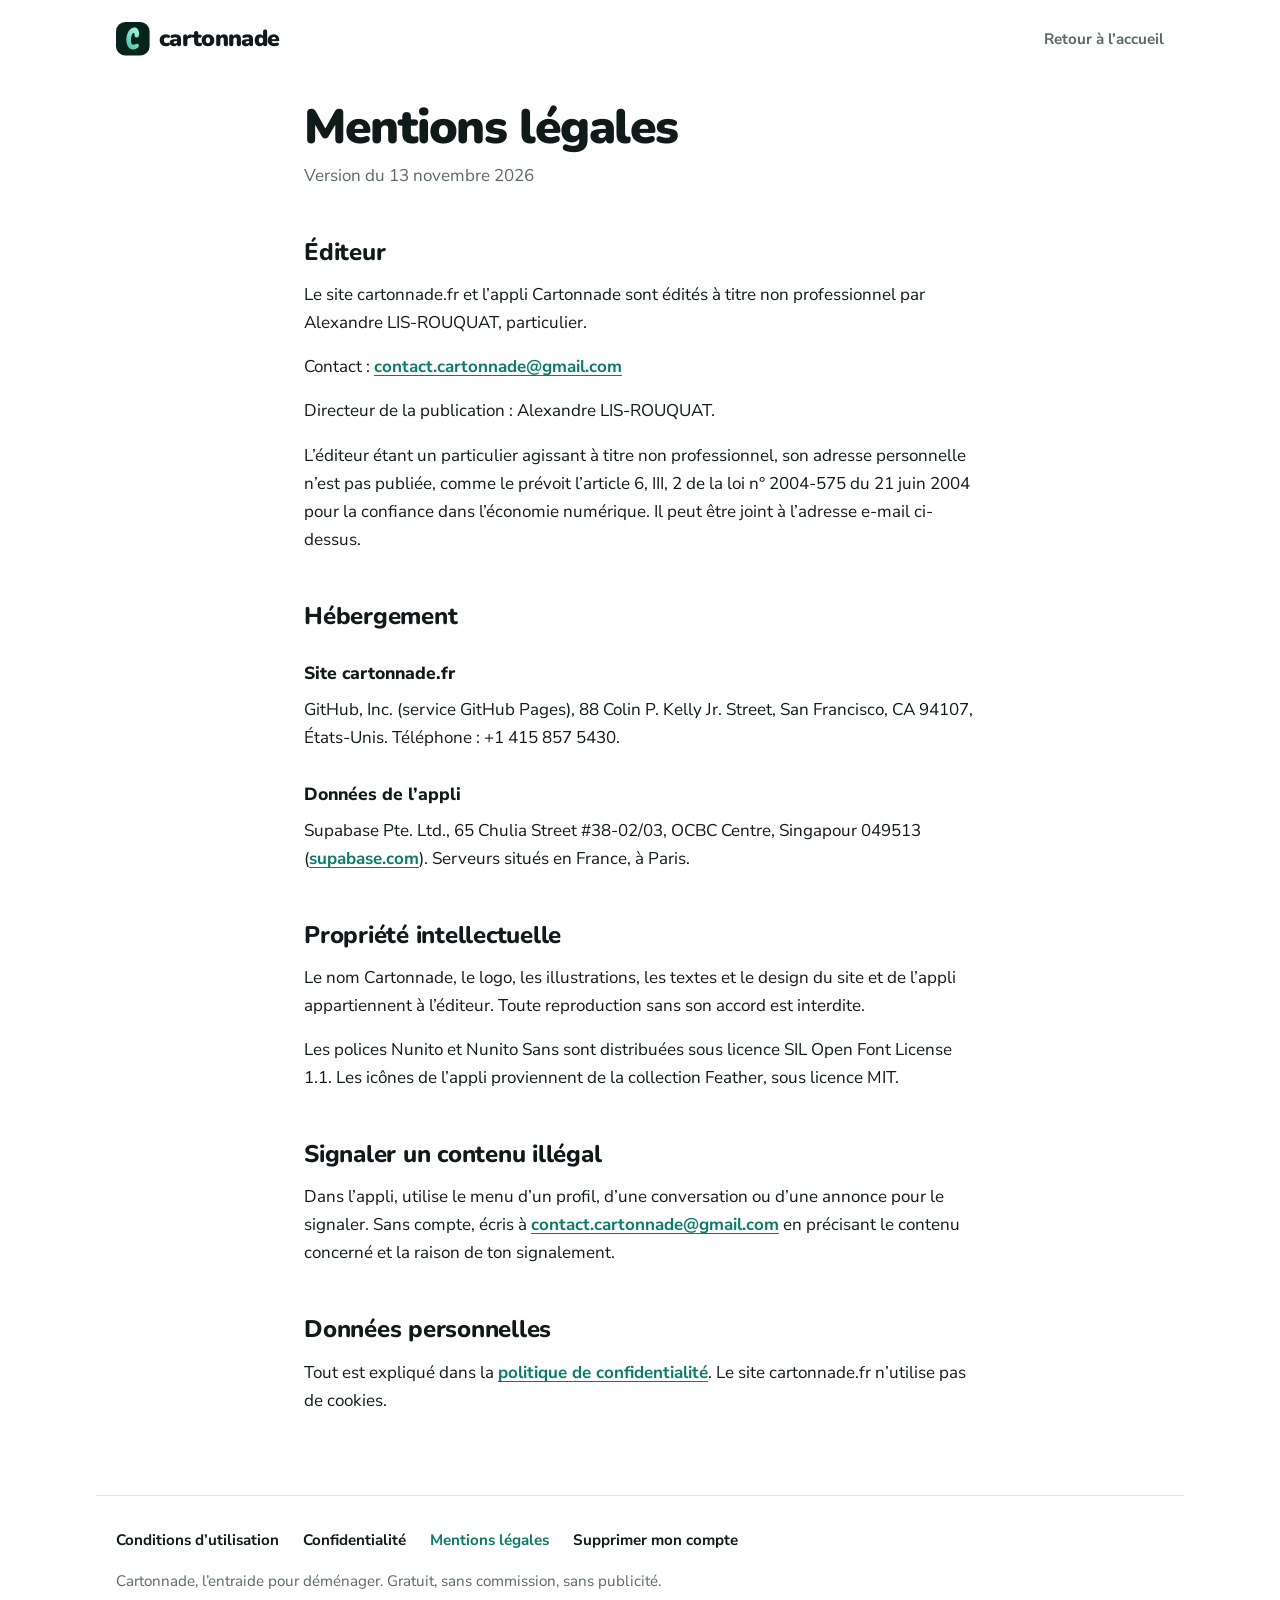
<file: mentions-legales/index.html>
<!doctype html>
<html lang="fr">
<head>
<meta charset="utf-8">
<meta name="viewport" content="width=device-width, initial-scale=1">
<title>Mentions légales – Cartonnade</title>
<meta name="description" content="Éditeur, hébergeurs et propriété intellectuelle du site et de l’appli Cartonnade.">
<meta name="theme-color" content="#121414" media="(prefers-color-scheme: dark)">
<meta name="theme-color" content="#ffffff" media="(prefers-color-scheme: light)">
<link rel="icon" href="/favicon.ico" sizes="16x16 32x32 48x48">
<link rel="icon" href="/statique/icone-onglet.svg" type="image/svg+xml">
<link rel="icon" href="/statique/icone-onglet-32.png" sizes="32x32" type="image/png">
<link rel="apple-touch-icon" href="/statique/icone-apple-180.png">
<link rel="preload" href="/statique/polices/nunito-900.woff2" as="font" type="font/woff2" crossorigin>
<link rel="preload" href="/statique/polices/nunito-sans-400.woff2" as="font" type="font/woff2" crossorigin>
<link rel="stylesheet" href="/statique/style.css">
<meta property="og:title" content="Mentions légales">
<meta property="og:description" content="Éditeur, hébergeurs et propriété intellectuelle du site et de l’appli Cartonnade.">
<meta property="og:image" content="https://cartonnade.fr/statique/icone-partage-512.png">
<meta property="og:locale" content="fr_FR">
</head>
<body>
<a class="passer" href="#contenu">Aller au contenu</a>
<header class="entete">
  <a class="logo" href="/" aria-label="Cartonnade, accueil"><svg viewBox="0 0 100 100" aria-hidden="true"><defs><linearGradient id="degrade-logo" gradientUnits="userSpaceOnUse" x1="30.95" y1="69.05" x2="71.9" y2="28.1"><stop offset="0" stop-color="#50C9AA"/><stop offset="1" stop-color="#A5F1DE"/></linearGradient></defs><rect width="100" height="100" rx="28" fill="#06231C"/><path d="M52.95 82.15C56.12 81.87 59.7 80.45 62.58 78.36C63.34 77.81 64.1 77.15 64.85 76.37C66.88 74.3 67.78 72.59 68 70.4C68.18 68.64 67.62 67.05 66.42 65.9C65.41 64.92 64.34 64.66 62.36 64.88C61.13 65.02 59.9 65.33 57.43 66.12C55.21 66.84 54.02 67.17 53.08 67.33C50.41 67.77 48.62 67.36 47.39 66.05C45.86 64.42 44.88 61.65 44.61 58.18C44.51 56.94 44.44 54.37 44.47 53.12C44.58 48.67 45.36 43.66 46.54 39.8C46.94 38.48 47.73 36.66 48.3 35.76C48.91 34.76 49.76 33.82 50.41 33.39C51.04 32.97 51.81 32.75 52.61 32.75C53.39 32.75 53.9 32.93 54.25 33.33C54.45 33.56 54.56 33.79 54.72 34.28C54.98 35.12 55.06 35.94 55.15 38.65C55.22 40.77 55.3 41.38 55.69 42.58C55.99 43.52 56.36 44.16 57 44.81C57.85 45.7 58.59 46.08 59.97 46.36C60.46 46.46 60.66 46.48 61.78 46.47C62.98 46.47 63.05 46.47 63.52 46.34C66.04 45.64 67.99 42.91 68.62 39.2C68.82 38.03 68.86 37.27 68.84 35.77C68.75 32.21 68.14 28.55 67.17 25.88C66.68 24.52 65.98 23.07 65.31 22.01C63.99 19.92 62.12 18.12 60.3 17.19C58.57 16.31 56.83 15.96 54.41 16.02C51.37 16.09 48.83 16.86 46.16 18.51C42.36 20.88 39.16 24.5 36.65 29.3C33.47 35.38 31.5 42.39 30.84 49.95C30.76 50.96 30.73 54.05 30.8 55.28C31 59.02 31.56 62.59 32.44 65.65C33.34 68.8 34.9 72.05 36.64 74.41C38.24 76.58 40.35 78.5 42.62 79.86C44.87 81.2 47.72 82 50.75 82.15C51.94 82.2 52.33 82.2 52.95 82.15Z" fill="url(#degrade-logo)"/></svg><span>cartonnade</span></a>
  <a class="entete-lien" href="/">Retour à l’accueil</a>
</header>
<main id="contenu">
<div class="document">
<h1>Mentions légales</h1>
<p class="version">Version du 13 novembre 2026</p>

<article>
<h2 id="editeur">Éditeur</h2>
<p>Le site cartonnade.fr et l’appli Cartonnade sont édités à titre non professionnel par Alexandre LIS‑ROUQUAT, particulier.</p>
<p>Contact : <a href="mailto:contact.cartonnade@gmail.com">contact.cartonnade@gmail.com</a></p>
<p>Directeur de la publication : Alexandre LIS‑ROUQUAT.</p>
<p>L’éditeur étant un particulier agissant à titre non professionnel, son adresse personnelle n’est pas publiée, comme le prévoit l’article 6, III, 2 de la loi n° 2004-575 du 21 juin 2004 pour la confiance dans l’économie numérique. Il peut être joint à l’adresse e-mail ci-dessus.</p>

<h2 id="hebergement">Hébergement</h2>
<h3>Site cartonnade.fr</h3>
<p>GitHub, Inc. (service GitHub Pages), 88 Colin P. Kelly Jr. Street, San Francisco, CA 94107, États-Unis. Téléphone : +1 415 857 5430.</p>
<h3>Données de l’appli</h3>
<p>Supabase Pte. Ltd., 65 Chulia Street #38-02/03, OCBC Centre, Singapour 049513 (<a href="https://supabase.com">supabase.com</a>). Serveurs situés en France, à Paris.</p>

<h2 id="propriete">Propriété intellectuelle</h2>
<p>Le nom Cartonnade, le logo, les illustrations, les textes et le design du site et de l’appli appartiennent à l’éditeur. Toute reproduction sans son accord est interdite.</p>
<p>Les polices Nunito et Nunito Sans sont distribuées sous licence SIL Open Font License 1.1. Les icônes de l’appli proviennent de la collection Feather, sous licence MIT.</p>

<h2 id="signaler">Signaler un contenu illégal</h2>
<p>Dans l’appli, utilise le menu d’un profil, d’une conversation ou d’une annonce pour le signaler. Sans compte, écris à <a href="mailto:contact.cartonnade@gmail.com">contact.cartonnade@gmail.com</a> en précisant le contenu concerné et la raison de ton signalement.</p>

<h2 id="donnees">Données personnelles</h2>
<p>Tout est expliqué dans la <a href="/confidentialite/">politique de confidentialité</a>. Le site cartonnade.fr n’utilise pas de cookies.</p>
</article>

</div>
</main>
<footer class="pied">
  <ul><li><a href="/conditions/">Conditions d’utilisation</a></li><li><a href="/confidentialite/">Confidentialité</a></li><li><a href="/mentions-legales/" aria-current="page">Mentions légales</a></li><li><a href="/supprimer-mon-compte/">Supprimer mon compte</a></li></ul>
  <p>Cartonnade, l’entraide pour déménager. Gratuit, sans commission, sans publicité.</p>
</footer>
</body>
</html>
</file>
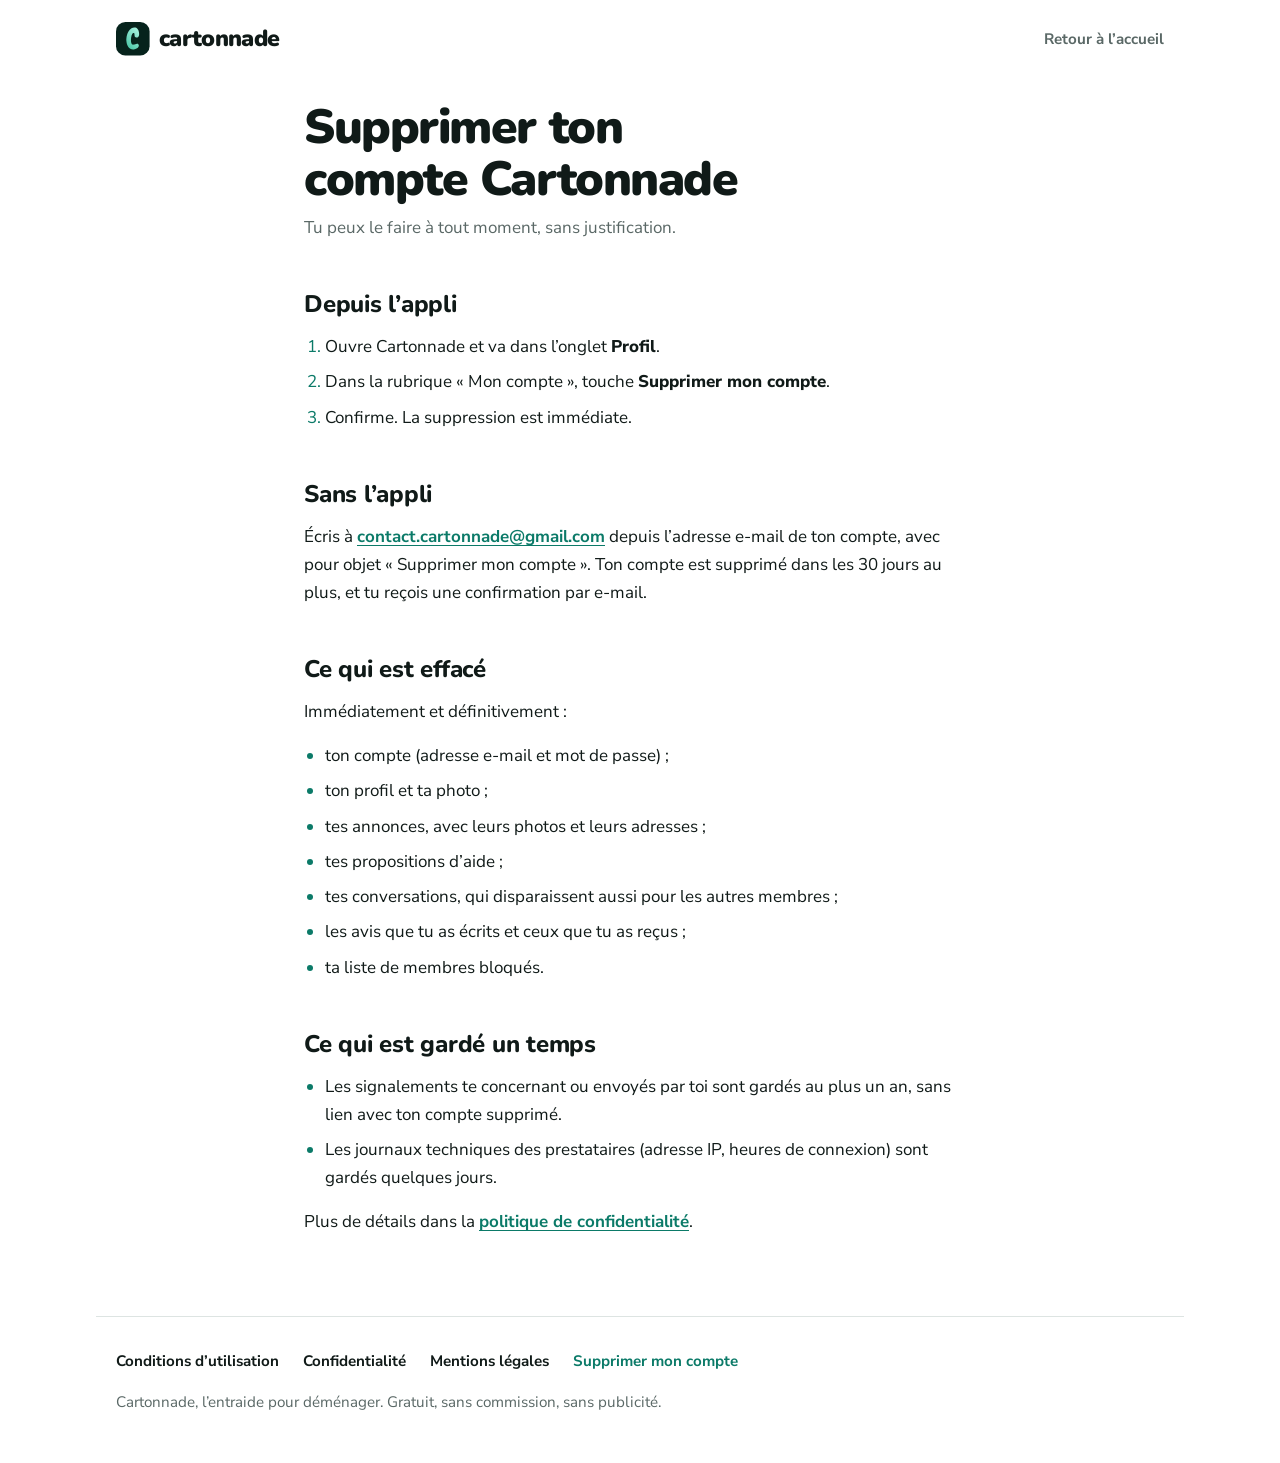
<file: supprimer-mon-compte/index.html>
<!doctype html>
<html lang="fr">
<head>
<meta charset="utf-8">
<meta name="viewport" content="width=device-width, initial-scale=1">
<title>Supprimer ton compte – Cartonnade</title>
<meta name="description" content="Comment supprimer ton compte Cartonnade et ce qui est effacé.">
<meta name="theme-color" content="#121414" media="(prefers-color-scheme: dark)">
<meta name="theme-color" content="#ffffff" media="(prefers-color-scheme: light)">
<link rel="icon" href="/favicon.ico" sizes="16x16 32x32 48x48">
<link rel="icon" href="/statique/icone-onglet.svg" type="image/svg+xml">
<link rel="icon" href="/statique/icone-onglet-32.png" sizes="32x32" type="image/png">
<link rel="apple-touch-icon" href="/statique/icone-apple-180.png">
<link rel="preload" href="/statique/polices/nunito-900.woff2" as="font" type="font/woff2" crossorigin>
<link rel="preload" href="/statique/polices/nunito-sans-400.woff2" as="font" type="font/woff2" crossorigin>
<link rel="stylesheet" href="/statique/style.css">
<meta property="og:title" content="Supprimer ton compte">
<meta property="og:description" content="Comment supprimer ton compte Cartonnade et ce qui est effacé.">
<meta property="og:image" content="https://cartonnade.fr/statique/icone-partage-512.png">
<meta property="og:locale" content="fr_FR">
</head>
<body>
<a class="passer" href="#contenu">Aller au contenu</a>
<header class="entete">
  <a class="logo" href="/" aria-label="Cartonnade, accueil"><svg viewBox="0 0 100 100" aria-hidden="true"><defs><linearGradient id="degrade-logo" gradientUnits="userSpaceOnUse" x1="30.95" y1="69.05" x2="71.9" y2="28.1"><stop offset="0" stop-color="#50C9AA"/><stop offset="1" stop-color="#A5F1DE"/></linearGradient></defs><rect width="100" height="100" rx="28" fill="#06231C"/><path d="M52.95 82.15C56.12 81.87 59.7 80.45 62.58 78.36C63.34 77.81 64.1 77.15 64.85 76.37C66.88 74.3 67.78 72.59 68 70.4C68.18 68.64 67.62 67.05 66.42 65.9C65.41 64.92 64.34 64.66 62.36 64.88C61.13 65.02 59.9 65.33 57.43 66.12C55.21 66.84 54.02 67.17 53.08 67.33C50.41 67.77 48.62 67.36 47.39 66.05C45.86 64.42 44.88 61.65 44.61 58.18C44.51 56.94 44.44 54.37 44.47 53.12C44.58 48.67 45.36 43.66 46.54 39.8C46.94 38.48 47.73 36.66 48.3 35.76C48.91 34.76 49.76 33.82 50.41 33.39C51.04 32.97 51.81 32.75 52.61 32.75C53.39 32.75 53.9 32.93 54.25 33.33C54.45 33.56 54.56 33.79 54.72 34.28C54.98 35.12 55.06 35.94 55.15 38.65C55.22 40.77 55.3 41.38 55.69 42.58C55.99 43.52 56.36 44.16 57 44.81C57.85 45.7 58.59 46.08 59.97 46.36C60.46 46.46 60.66 46.48 61.78 46.47C62.98 46.47 63.05 46.47 63.52 46.34C66.04 45.64 67.99 42.91 68.62 39.2C68.82 38.03 68.86 37.27 68.84 35.77C68.75 32.21 68.14 28.55 67.17 25.88C66.68 24.52 65.98 23.07 65.31 22.01C63.99 19.92 62.12 18.12 60.3 17.19C58.57 16.31 56.83 15.96 54.41 16.02C51.37 16.09 48.83 16.86 46.16 18.51C42.36 20.88 39.16 24.5 36.65 29.3C33.47 35.38 31.5 42.39 30.84 49.95C30.76 50.96 30.73 54.05 30.8 55.28C31 59.02 31.56 62.59 32.44 65.65C33.34 68.8 34.9 72.05 36.64 74.41C38.24 76.58 40.35 78.5 42.62 79.86C44.87 81.2 47.72 82 50.75 82.15C51.94 82.2 52.33 82.2 52.95 82.15Z" fill="url(#degrade-logo)"/></svg><span>cartonnade</span></a>
  <a class="entete-lien" href="/">Retour à l’accueil</a>
</header>
<main id="contenu">
<div class="document">
<h1>Supprimer ton compte Cartonnade</h1>
<p class="version">Tu peux le faire à tout moment, sans justification.</p>

<article>
<h2 id="appli">Depuis l’appli</h2>
<ol>
  <li>Ouvre Cartonnade et va dans l’onglet <strong>Profil</strong>.</li>
  <li>Dans la rubrique « Mon compte », touche <strong>Supprimer mon compte</strong>.</li>
  <li>Confirme. La suppression est immédiate.</li>
</ol>

<h2 id="sans-appli">Sans l’appli</h2>
<p>Écris à <a href="mailto:contact.cartonnade@gmail.com">contact.cartonnade@gmail.com</a> depuis l’adresse e-mail de ton compte, avec pour objet « Supprimer mon compte ». Ton compte est supprimé dans les 30 jours au plus, et tu reçois une confirmation par e-mail.</p>

<h2 id="efface">Ce qui est effacé</h2>
<p>Immédiatement et définitivement :</p>
<ul>
  <li>ton compte (adresse e-mail et mot de passe) ;</li>
  <li>ton profil et ta photo ;</li>
  <li>tes annonces, avec leurs photos et leurs adresses ;</li>
  <li>tes propositions d’aide ;</li>
  <li>tes conversations, qui disparaissent aussi pour les autres membres ;</li>
  <li>les avis que tu as écrits et ceux que tu as reçus ;</li>
  <li>ta liste de membres bloqués.</li>
</ul>

<h2 id="garde">Ce qui est gardé un temps</h2>
<ul>
  <li>Les signalements te concernant ou envoyés par toi sont gardés au plus un an, sans lien avec ton compte supprimé.</li>
  <li>Les journaux techniques des prestataires (adresse IP, heures de connexion) sont gardés quelques jours.</li>
</ul>
<p>Plus de détails dans la <a href="/confidentialite/#conservation">politique de confidentialité</a>.</p>
</article>

</div>
</main>
<footer class="pied">
  <ul><li><a href="/conditions/">Conditions d’utilisation</a></li><li><a href="/confidentialite/">Confidentialité</a></li><li><a href="/mentions-legales/">Mentions légales</a></li><li><a href="/supprimer-mon-compte/" aria-current="page">Supprimer mon compte</a></li></ul>
  <p>Cartonnade, l’entraide pour déménager. Gratuit, sans commission, sans publicité.</p>
</footer>
</body>
</html>
</file>
<file: statique/style.css>
/* Cartonnade · site cartonnade.fr — mêmes couleurs et polices que l'appli (src/theme/couleurs.ts). */

@font-face { font-family: 'Nunito'; font-weight: 800; font-display: swap; src: url('/statique/polices/nunito-800.woff2') format('woff2'); }
@font-face { font-family: 'Nunito'; font-weight: 900; font-display: swap; src: url('/statique/polices/nunito-900.woff2') format('woff2'); }
@font-face { font-family: 'Nunito Sans'; font-weight: 400; font-display: swap; src: url('/statique/polices/nunito-sans-400.woff2') format('woff2'); }
@font-face { font-family: 'Nunito Sans'; font-weight: 700; font-display: swap; src: url('/statique/polices/nunito-sans-700.woff2') format('woff2'); }
@font-face { font-family: 'Nunito Sans'; font-weight: 800; font-display: swap; src: url('/statique/polices/nunito-sans-800.woff2') format('woff2'); }

/* Thème sombre (celui de l'appli par défaut) */
:root {
  color-scheme: dark;
  --fond: #121414;
  --surface: #1b1f1f;
  --surface2: #252a2a;
  --ligne: #313737;
  --texte: #f1f5f4;
  --attenue: #9ca8a6;
  --accent: #2bb894;
  --accent-encre: #06231c;
  --accent-doux: rgba(43, 184, 148, 0.15);
  --argent: #f5b841;
  --argent-texte: #f5b841;
  --maison: #252a2a;
  --trait: #f1f5f4;
  --titre: 'Nunito', ui-rounded, system-ui, sans-serif;
  --corps: 'Nunito Sans', system-ui, -apple-system, 'Segoe UI', sans-serif;
  --colonne: 42rem;
}

/* Thème clair, si le téléphone ou l'ordinateur est réglé en clair */
@media (prefers-color-scheme: light) {
  :root {
    color-scheme: light;
    --fond: #ffffff;
    --surface: #f2f5f4;
    --surface2: #e6ecea;
    --ligne: #dde4e2;
    --texte: #101a18;
    --attenue: #5a6866;
    --accent: #0b7a68;
    --accent-encre: #ffffff;
    --accent-doux: rgba(11, 122, 104, 0.1);
    --argent-texte: #8a5a00;
    --maison: #e6ecea;
    --trait: #101a18;
  }
}

*, *::before, *::after { box-sizing: border-box; }

html { -webkit-text-size-adjust: 100%; text-size-adjust: 100%; }

body {
  margin: 0;
  background: var(--fond);
  color: var(--texte);
  font-family: var(--corps);
  font-size: 1.0625rem;
  line-height: 1.65;
  font-kerning: normal;
  -webkit-font-smoothing: antialiased;
}

a { color: var(--accent); font-weight: 700; text-decoration-thickness: 0.08em; text-underline-offset: 0.18em; }
a:hover { text-decoration-thickness: 0.14em; }
:focus-visible { outline: 3px solid var(--accent); outline-offset: 3px; border-radius: 6px; }

.passer { position: absolute; left: -9999px; top: 0.5rem; background: var(--accent); color: var(--accent-encre); padding: 0.6rem 1rem; border-radius: 12px; z-index: 10; }
.passer:focus { left: 1rem; }

/* ---------- En-tête et pied de page ---------- */

.entete, .pied, main { width: 100%; max-width: 68rem; margin: 0 auto; padding-left: 1.25rem; padding-right: 1.25rem; }

.entete { display: flex; align-items: center; justify-content: space-between; gap: 1rem; padding-top: 1.25rem; padding-bottom: 1.25rem; }

.logo { display: inline-flex; align-items: center; gap: 0.6rem; color: var(--texte); text-decoration: none; font-family: var(--titre); font-weight: 900; font-size: 1.45rem; letter-spacing: -0.03em; }
.logo svg { width: 2.1rem; height: 2.1rem; flex: none; }

.entete-lien { color: var(--attenue); font-weight: 700; font-size: 0.95rem; text-decoration: none; }
.entete-lien:hover { color: var(--texte); }

.pied { margin-top: 5rem; padding-top: 2rem; padding-bottom: 3rem; border-top: 1px solid var(--ligne); color: var(--attenue); font-size: 0.95rem; }
.pied ul { list-style: none; margin: 0 0 1rem; padding: 0; display: flex; flex-wrap: wrap; gap: 0.5rem 1.5rem; }
.pied a { color: var(--texte); font-weight: 700; text-decoration: none; }
.pied a:hover, .pied a[aria-current='page'] { color: var(--accent); }
.pied p { margin: 0; }

/* ---------- Accueil ---------- */

.une { display: grid; grid-template-columns: 1fr; gap: 2rem; align-items: center; padding-top: 2rem; }
@media (min-width: 52rem) { .une { grid-template-columns: 1.05fr 1fr; gap: 3rem; padding-top: 4rem; } }

.une h1 {
  font-family: var(--titre);
  font-weight: 900;
  font-size: clamp(2.5rem, 7.2vw, 4rem);
  line-height: 1.02;
  letter-spacing: -0.035em;
  margin: 0 0 1.25rem;
  text-wrap: balance;
}
.une .chapo { font-size: 1.2rem; color: var(--attenue); margin: 0 0 1.5rem; max-width: 32rem; }
.bientot { display: inline-flex; align-items: center; gap: 0.6rem; margin: 0; padding: 0.55rem 1rem 0.55rem 0.8rem; border-radius: 999px; background: var(--accent-doux); color: var(--texte); font-weight: 700; font-size: 0.98rem; }
.bientot::before { content: ''; width: 0.6rem; height: 0.6rem; border-radius: 50%; background: var(--accent); flex: none; }

.illustration { width: 100%; height: auto; display: block; }
.illustration .maison { fill: var(--maison); stroke: var(--trait); }
.illustration .trait { stroke: var(--trait); }
.illustration .vert { fill: var(--accent); }
.illustration .ambre { fill: var(--argent); }
.illustration .trajet { stroke: var(--accent); }

/* Un seul mouvement : le trajet se dessine d'une maison à l'autre au chargement. */
@media (prefers-reduced-motion: no-preference) {
  .illustration .revele { stroke-dasharray: 160; stroke-dashoffset: 160; animation: dessiner 1.4s 0.3s cubic-bezier(0.45, 0, 0.2, 1) forwards; }
  .illustration .arrivee { opacity: 0; transform-box: fill-box; transform-origin: center; animation: arriver 0.35s 1.6s ease-out forwards; }
}
@keyframes dessiner { to { stroke-dashoffset: 0; } }
@keyframes arriver { from { opacity: 0; transform: scale(0.3); } to { opacity: 1; transform: scale(1); } }

.bloc { margin-top: 5rem; }
.bloc > h2, .bloc-titre { font-family: var(--titre); font-weight: 900; font-size: clamp(1.7rem, 4vw, 2.3rem); letter-spacing: -0.025em; line-height: 1.1; margin: 0 0 2rem; }

/* Les trois étapes, reliées par le même trajet en pointillés que l'illustration */
.etapes { list-style: none; margin: 0; padding: 0; display: grid; gap: 2rem; counter-reset: etape; position: relative; }
.etapes li { counter-increment: etape; position: relative; padding-left: 4rem; }
.etapes li::before {
  content: counter(etape);
  position: absolute; left: 0; top: -0.15rem;
  width: 2.75rem; height: 2.75rem; border-radius: 50%;
  display: grid; place-items: center;
  background: var(--accent); color: var(--accent-encre);
  font-family: var(--titre); font-weight: 900; font-size: 1.3rem;
  z-index: 1;
}
.etapes li:not(:last-child)::after {
  content: ''; position: absolute; left: 1.375rem; top: 2.9rem; bottom: -2rem;
  border-left: 3px dashed var(--accent); opacity: 0.7; transform: translateX(-1.5px);
}
.etapes h3 { font-family: var(--titre); font-weight: 800; font-size: 1.3rem; margin: 0 0 0.35rem; line-height: 1.25; }
.etapes p { margin: 0; color: var(--attenue); max-width: 26rem; }

@media (min-width: 52rem) {
  .etapes { grid-template-columns: repeat(3, 1fr); gap: 2.5rem; }
  .etapes li { padding-left: 0; padding-top: 4.25rem; }
  .etapes li::before { top: 0; }
  .etapes li:not(:last-child)::after { left: 3.4rem; right: -2.1rem; top: 1.375rem; bottom: auto; border-left: 0; border-top: 3px dashed var(--accent); transform: translateY(-1.5px); }
}

.duo { display: grid; gap: 1.25rem; }
@media (min-width: 52rem) { .duo { grid-template-columns: 1fr 1fr; gap: 1.5rem; } }
.duo section { background: var(--surface); border-radius: 22px; padding: 1.75rem 1.75rem 1.5rem; }
.duo h2 { font-family: var(--titre); font-weight: 800; font-size: 1.45rem; line-height: 1.2; margin: 0 0 0.75rem; letter-spacing: -0.01em; }
.duo p { margin: 0 0 0.75rem; }
.duo ul { margin: 0; padding-left: 1.2rem; }
.duo li { margin-bottom: 0.35rem; }
.duo li::marker { color: var(--accent); }
.duo .argent h2 { color: var(--argent-texte); }

.contact { text-align: left; }
.contact p { font-size: 1.15rem; margin: 0; }

/* ---------- Pages de texte (conditions, confidentialité…) ---------- */

.document { max-width: var(--colonne); margin: 0 auto; padding-top: 1.5rem; }
.document h1 { font-family: var(--titre); font-weight: 900; font-size: clamp(2.1rem, 6vw, 3rem); line-height: 1.08; letter-spacing: -0.03em; margin: 0 0 0.5rem; text-wrap: balance; }
.document .version { color: var(--attenue); margin: 0 0 2rem; }

.essentiel { background: var(--accent-doux); border-radius: 22px; padding: 1.5rem 1.6rem 1.25rem; margin: 0 0 2.5rem; }
.essentiel h2 { font-family: var(--titre); font-weight: 800; font-size: 1.3rem; margin: 0 0 0.6rem; }
.essentiel ul { margin: 0 0 0.75rem; padding-left: 1.2rem; }
.essentiel li { margin-bottom: 0.4rem; }
.essentiel li::marker { color: var(--accent); }
.essentiel .nb { margin: 0; color: var(--attenue); font-size: 0.95rem; }

.sommaire { border: 1px solid var(--ligne); border-radius: 18px; padding: 1.1rem 1.4rem; margin: 0 0 3rem; }
.sommaire h2 { font-family: var(--corps); font-weight: 800; font-size: 1rem; margin: 0 0 0.5rem; color: var(--attenue); }
.sommaire ol { margin: 0; padding-left: 1.4rem; columns: 1; }
@media (min-width: 40rem) { .sommaire ol { columns: 2; column-gap: 2rem; } }
.sommaire li { break-inside: avoid; margin-bottom: 0.25rem; }
.sommaire a { font-weight: 700; text-decoration: none; color: var(--texte); }
.sommaire a:hover { color: var(--accent); text-decoration: underline; }
.sommaire li::marker { color: var(--attenue); font-weight: 700; }

.document article h2 { font-family: var(--titre); font-weight: 800; font-size: 1.5rem; line-height: 1.2; letter-spacing: -0.01em; margin: 3rem 0 0.9rem; scroll-margin-top: 1.5rem; }
.document article h3 { font-family: var(--corps); font-weight: 800; font-size: 1.1rem; margin: 1.75rem 0 0.5rem; }
.document article p, .document article ul, .document article ol { margin: 0 0 1rem; }
.document article ul, .document article ol { padding-left: 1.3rem; }
.document article li { margin-bottom: 0.45rem; }
.document article li::marker { color: var(--accent); }
.document strong { font-weight: 800; }

.encadre { background: var(--surface); border-radius: 18px; padding: 1.1rem 1.3rem; margin: 0 0 1.25rem; }
.encadre p:last-child { margin-bottom: 0; }

/* Tableau des données : se transforme en fiches sur téléphone */
.tableau { width: 100%; border-collapse: collapse; margin: 0 0 1.5rem; font-size: 0.98rem; }
.tableau th, .tableau td { text-align: left; vertical-align: top; padding: 0.8rem 0.75rem; border-bottom: 1px solid var(--ligne); }
.tableau thead th { font-weight: 800; color: var(--attenue); font-size: 0.92rem; border-bottom-width: 2px; }
.tableau tbody th { font-weight: 800; }
.tableau td:first-of-type { min-width: 0; }
@media (max-width: 40rem) {
  .tableau thead { position: absolute; left: -9999px; }
  .tableau, .tableau tbody, .tableau tr, .tableau th, .tableau td { display: block; }
  .tableau tr { background: var(--surface); border-radius: 16px; padding: 0.9rem 1rem; margin-bottom: 0.75rem; }
  .tableau th, .tableau td { border: 0; padding: 0.2rem 0; }
  .tableau tbody th { font-size: 1.05rem; margin-bottom: 0.2rem; }
  .tableau td::before { content: attr(data-titre); display: block; font-weight: 800; color: var(--attenue); font-size: 0.85rem; margin-top: 0.5rem; }
}

.a-completer { background: var(--argent); color: #2a1c00; border-radius: 6px; padding: 0 0.3em; font-weight: 800; }
.a-completer a { color: inherit; }

@media print {
  :root { --fond: #fff; --texte: #000; --attenue: #444; --surface: #f4f4f4; --accent: #0b7a68; --accent-doux: #eef6f4; --ligne: #ccc; }
  .entete-lien, .sommaire, .pied ul, .passer { display: none; }
}
</file>
